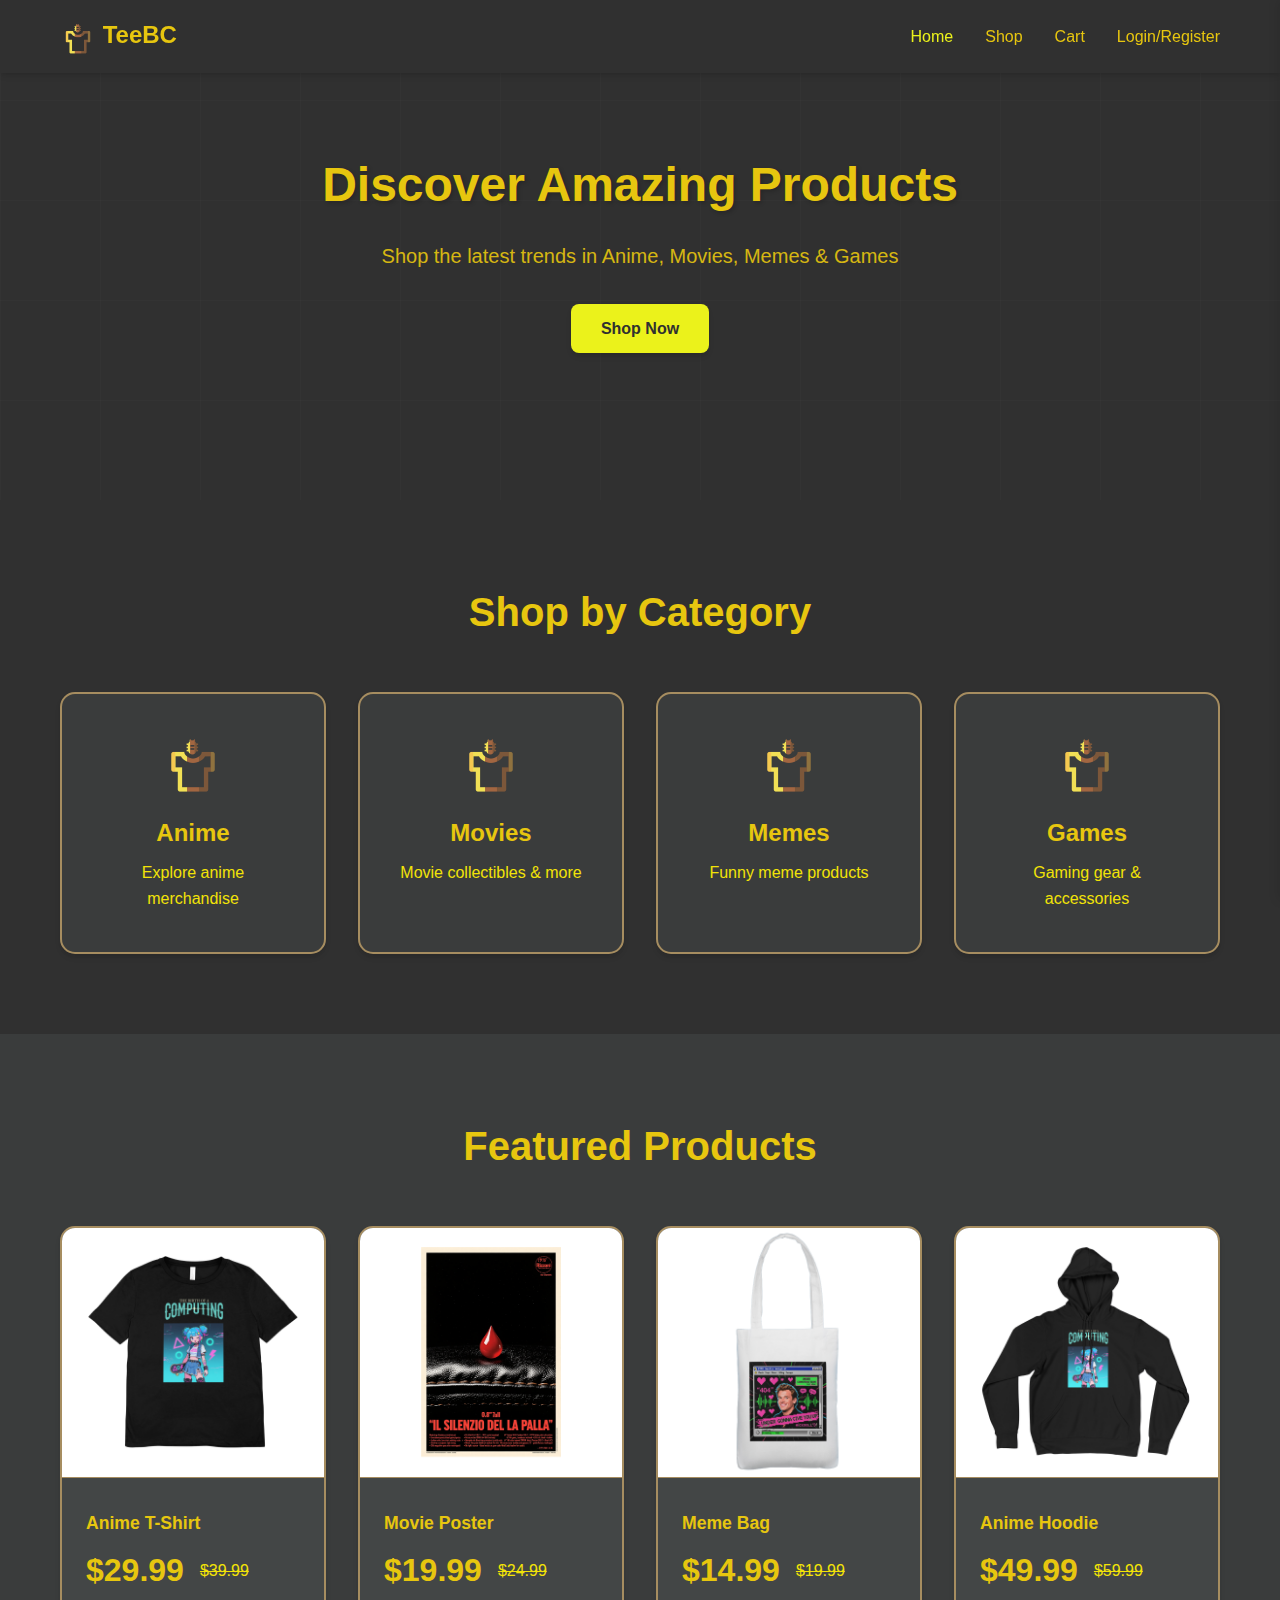
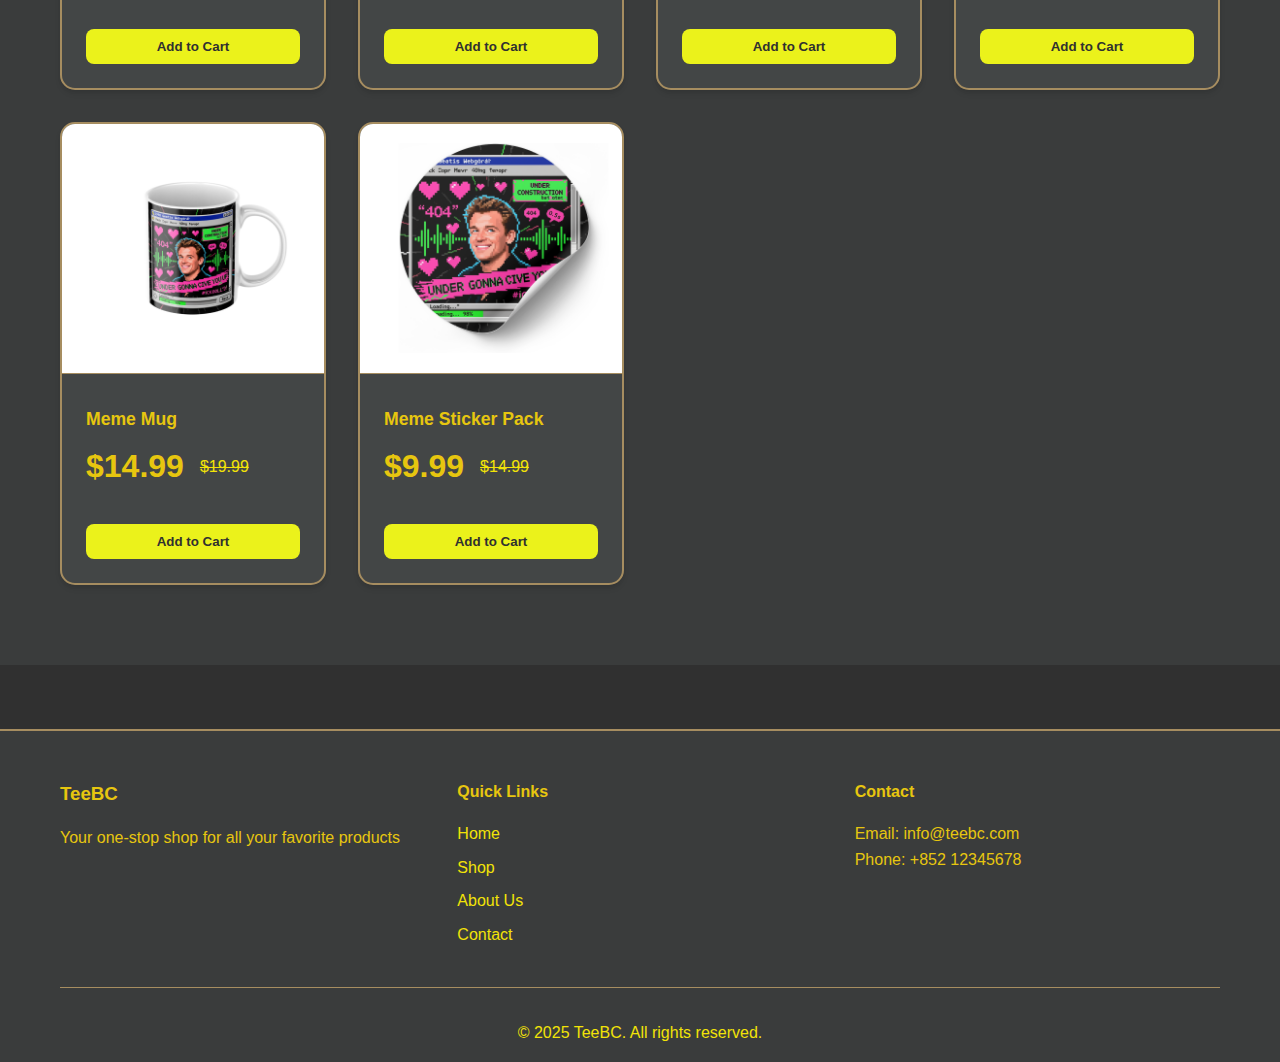
<file: index.html>
<!DOCTYPE html>
<html lang="en">
<head>
    <meta charset="UTF-8">
    <meta name="viewport" content="width=device-width, initial-scale=1.0">
    <title>TeeBC - Your Favorite Online Store</title>
    <link rel="icon" type="image/png" href="img/logo.png">
    <link rel="shortcut icon" type="image/png" href="img/logo.png">
    <link rel="preconnect" href="https://fonts.googleapis.com">
    <link rel="preconnect" href="https://fonts.gstatic.com" crossorigin>
    <link href="https://fonts.googleapis.com/css2?family=Noto+Sans+TC:wght@300;400;500;700;900&display=swap" rel="stylesheet">
    <link rel="stylesheet" href="styles.css">
</head>
<body>
    <!-- Navigation Bar -->
    <nav class="navbar">
        <div class="container">
            <a href="index.html" class="nav-brand">
                <img src="img/logo.png" alt="TeeBC Logo" class="nav-logo"> TeeBC
            </a>
            <ul class="nav-menu">
                <li><a href="index.html" class="active">Home</a></li>
                <li><a href="shop.html">Shop</a></li>
                <li><a href="#" id="cart-link">Cart <span class="cart-count">0</span></a></li>
                <li><a href="login.html" id="login-link">Login/Register</a></li>
            </ul>
        </div>
    </nav>

    <!-- Hero Section -->
    <section class="hero">
        <div class="hero-content">
            <h1 class="hero-title">Discover Amazing Products</h1>
            <p class="hero-subtitle">Shop the latest trends in Anime, Movies, Memes & Games</p>
            <a href="shop.html" class="btn btn-primary">Shop Now</a>
        </div>
        <div class="hero-background"></div>
    </section>

    <!-- Featured Categories -->
    <section class="section">
        <div class="container">
            <h2 class="section-title">Shop by Category</h2>
            <div class="categories-grid">
                <div class="category-card" data-category="anime">
                    <div class="category-icon"><img src="img/logo.png" alt="Anime" class="category-icon-img"></div>
                    <h3>Anime</h3>
                    <p>Explore anime merchandise</p>
                </div>
                <div class="category-card" data-category="movies">
                    <div class="category-icon"><img src="img/logo.png" alt="Movies" class="category-icon-img"></div>
                    <h3>Movies</h3>
                    <p>Movie collectibles & more</p>
                </div>
                <div class="category-card" data-category="memes">
                    <div class="category-icon"><img src="img/logo.png" alt="Memes" class="category-icon-img"></div>
                    <h3>Memes</h3>
                    <p>Funny meme products</p>
                </div>
                <div class="category-card" data-category="games">
                    <div class="category-icon"><img src="img/logo.png" alt="Games" class="category-icon-img"></div>
                    <h3>Games</h3>
                    <p>Gaming gear & accessories</p>
                </div>
            </div>
        </div>
    </section>

    <!-- Featured Products -->
    <section class="section section-alt">
        <div class="container">
            <h2 class="section-title">Featured Products</h2>
            <div class="products-grid" id="featured-products">
                <!-- Products will be dynamically loaded -->
            </div>
        </div>
    </section>

    <!-- Footer -->
    <footer class="footer">
        <div class="container">
            <div class="footer-content">
                <div class="footer-section">
                    <h3>TeeBC</h3>
                    <p>Your one-stop shop for all your favorite products</p>
                </div>
                <div class="footer-section">
                    <h4>Quick Links</h4>
                    <ul>
                        <li><a href="index.html">Home</a></li>
                        <li><a href="shop.html">Shop</a></li>
                        <li><a href="about.html">About Us</a></li>
                        <li><a href="contact.html">Contact</a></li>
                    </ul>
                </div>
                <div class="footer-section">
                    <h4>Contact</h4>
                    <p>Email: info@teebc.com</p>
                    <p>Phone: +852 12345678</p>
                </div>
            </div>
            <div class="footer-bottom">
                <p>&copy; 2025 TeeBC. All rights reserved.</p>
            </div>
        </div>
    </footer>

    <!-- Cart Sidebar -->
    <div class="cart-sidebar" id="cart-sidebar">
        <div class="cart-header">
            <h2>Shopping Cart</h2>
            <button class="close-cart" id="close-cart">&times;</button>
        </div>
        <div class="cart-items" id="cart-items">
            <p class="empty-cart">Your cart is empty</p>
        </div>
        <div class="cart-footer">
            <div class="cart-total">
                <strong>Total: $<span id="cart-total">0.00</span></strong>
            </div>
            <button class="btn btn-primary btn-block">Checkout</button>
        </div>
    </div>
    <div class="cart-overlay" id="cart-overlay"></div>

    <script src="js/auth-manager.js"></script>
    <script src="js/nav-manager.js"></script>
    <script src="script.js"></script>
</body>
</html>
</file>
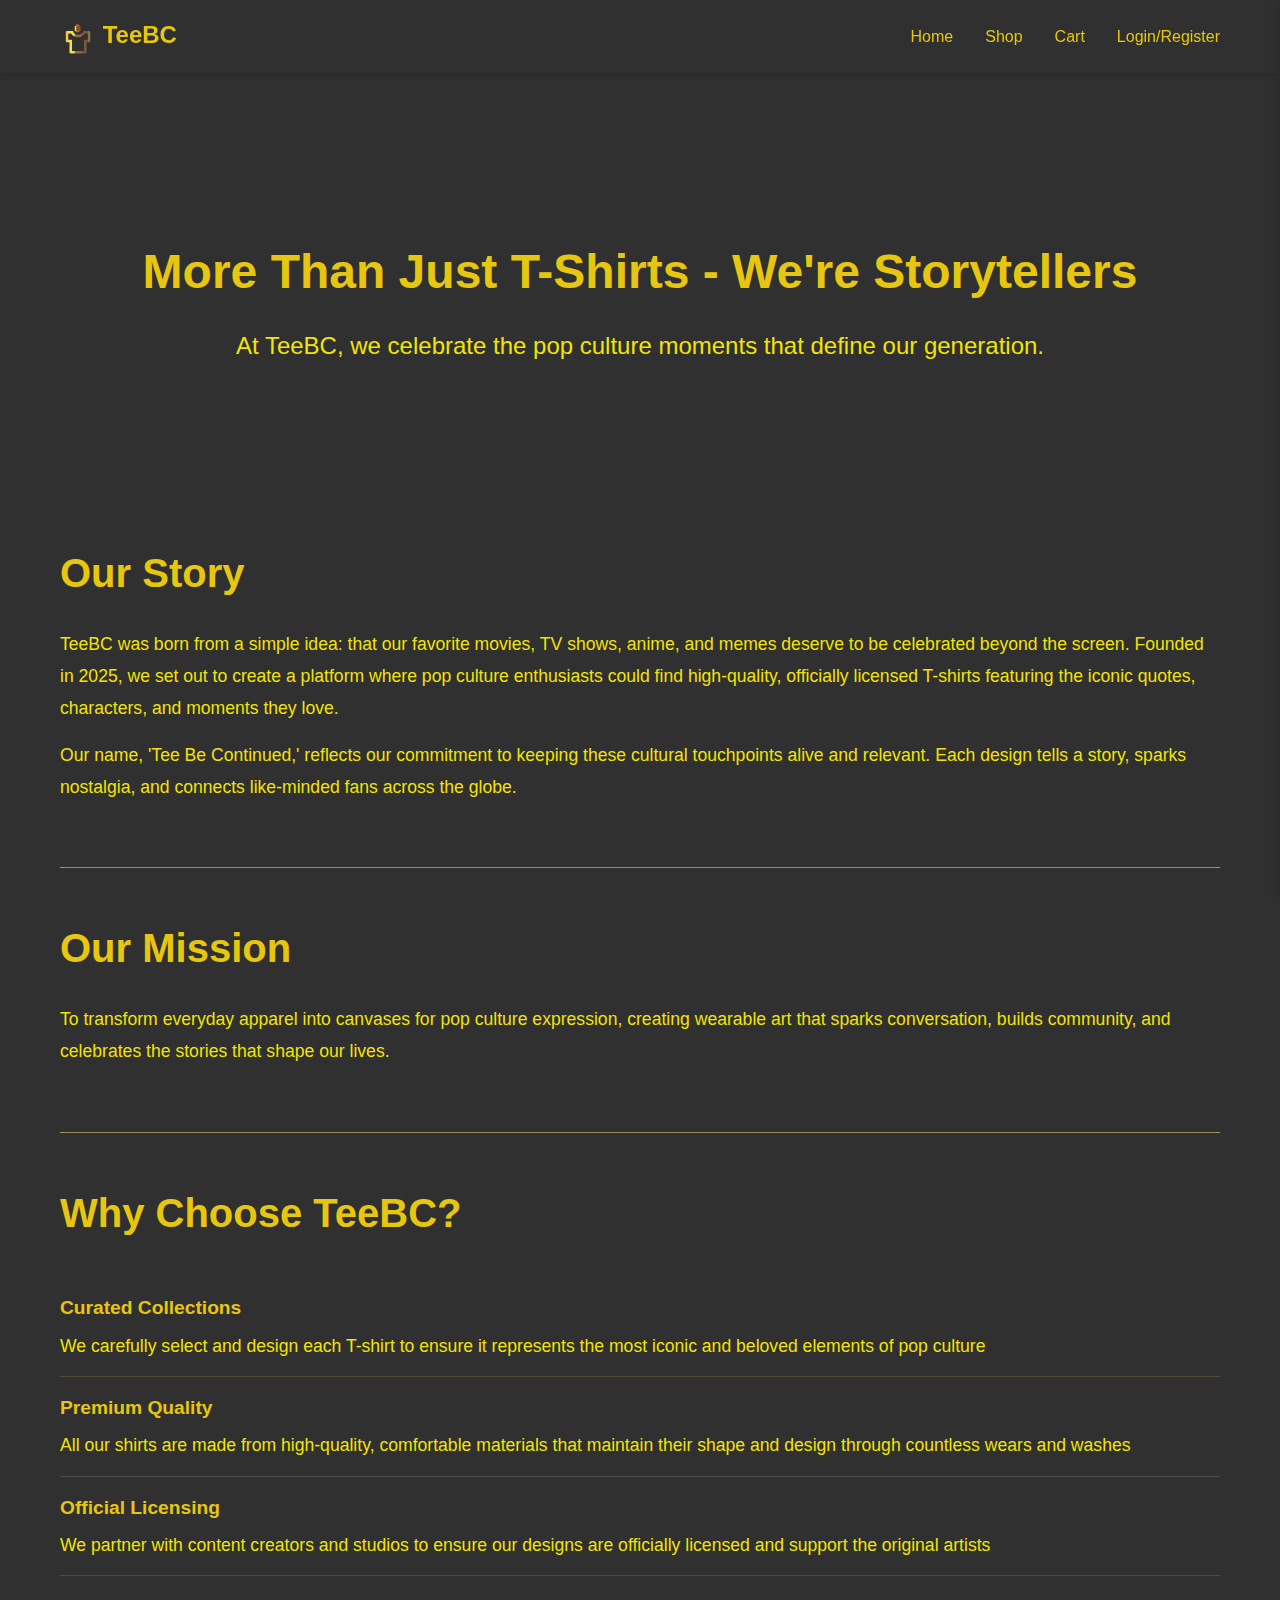
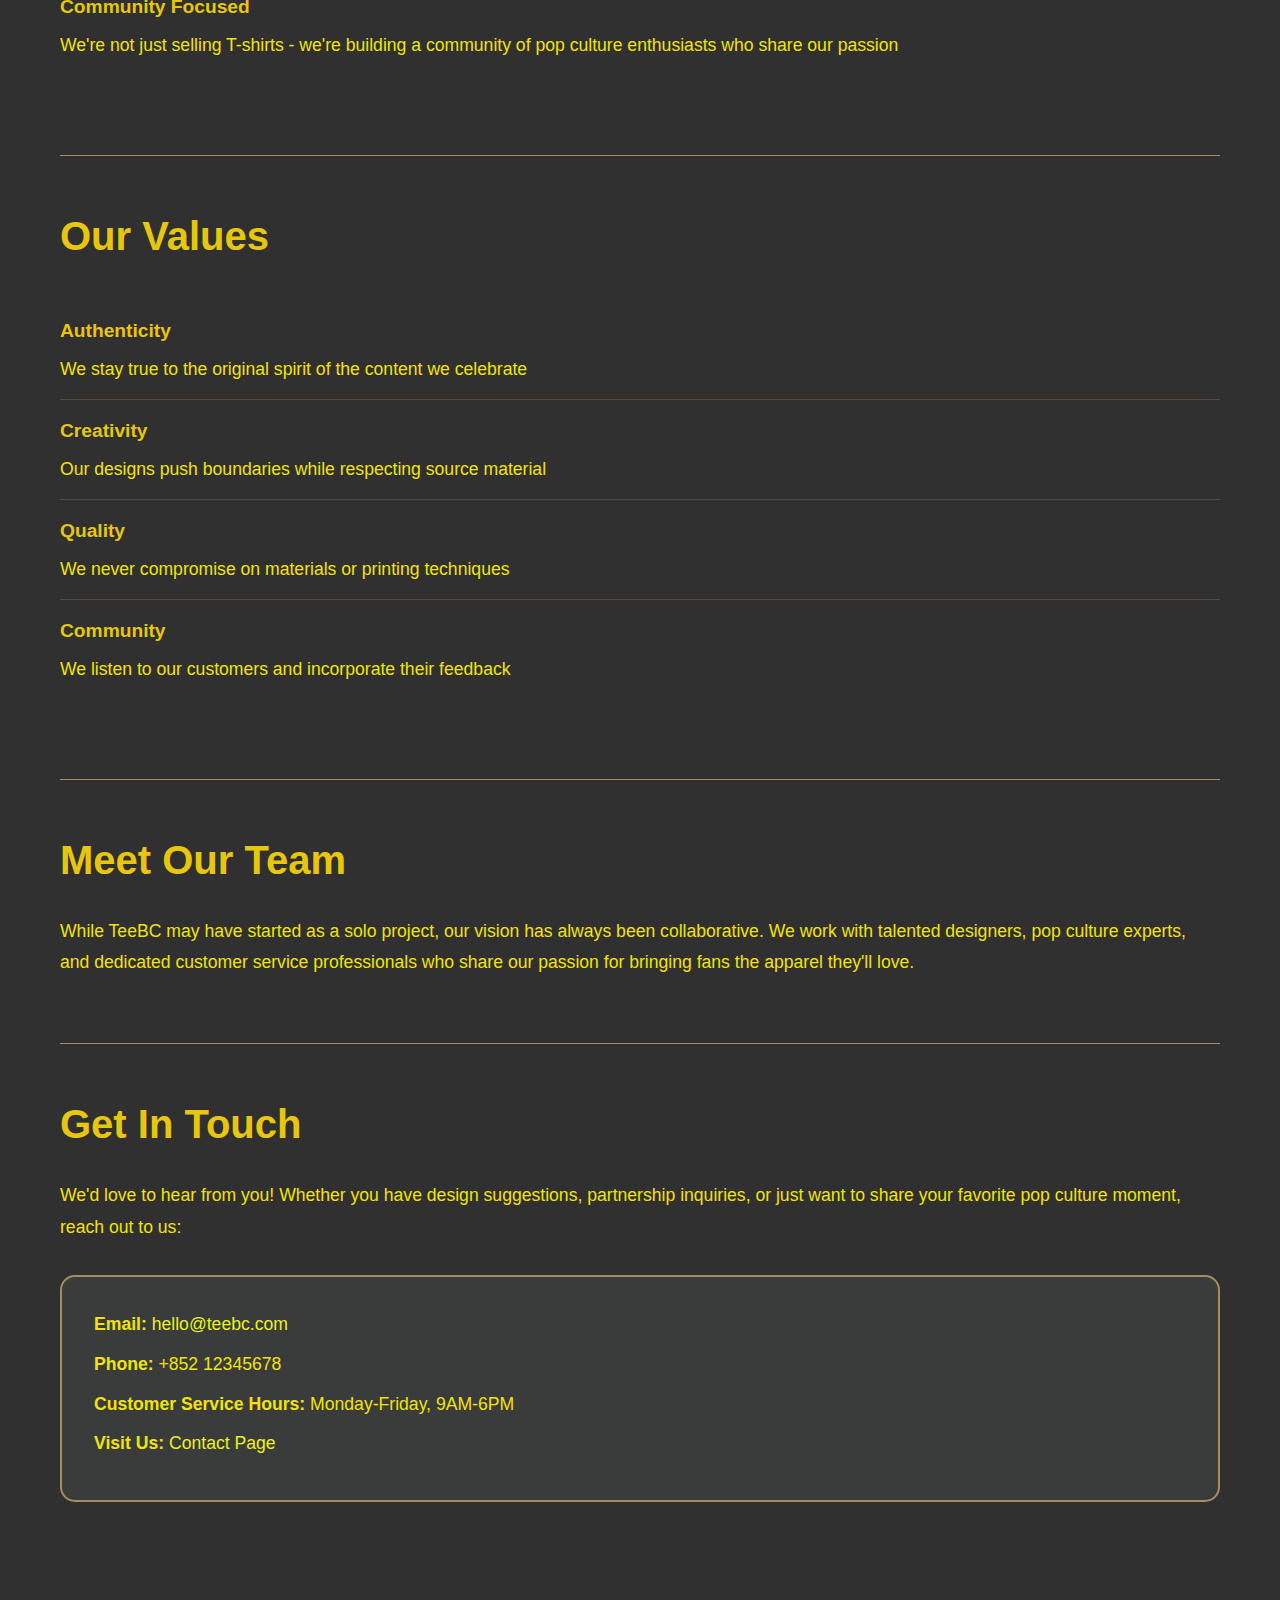
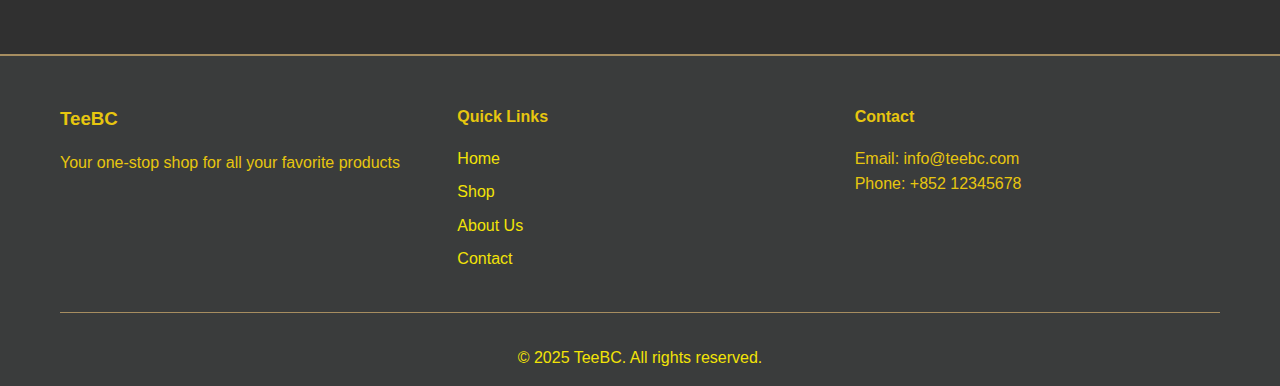
<file: about.html>
<!DOCTYPE html>
<html lang="en">
<head>
    <meta charset="UTF-8">
    <meta name="viewport" content="width=device-width, initial-scale=1.0">
    <title>About Us - TeeBC</title>
    <link rel="icon" type="image/png" href="img/logo.png">
    <link rel="shortcut icon" type="image/png" href="img/logo.png">
    <link rel="preconnect" href="https://fonts.googleapis.com">
    <link rel="preconnect" href="https://fonts.gstatic.com" crossorigin>
    <link href="https://fonts.googleapis.com/css2?family=Noto+Sans+TC:wght@300;400;500;700;900&display=swap" rel="stylesheet">
    <link rel="stylesheet" href="styles.css">
    <style>
        .about-page {
            padding: 100px 0 40px;
            background: var(--bg-color);
        }

        .about-hero {
            text-align: center;
            padding: 4rem 0;
            margin-bottom: 4rem;
        }

        .about-hero h1 {
            font-size: 3rem;
            color: var(--text-color);
            margin-bottom: 1rem;
        }

        .about-hero p {
            font-size: 1.5rem;
            color: var(--text-light);
        }

        .about-section {
            padding: 3rem 0;
            border-bottom: 1px solid var(--accent-color);
        }

        .about-section:last-child {
            border-bottom: none;
        }

        .about-section h2 {
            font-size: 2.5rem;
            color: var(--text-color);
            margin-bottom: 1.5rem;
        }

        .about-section p {
            font-size: 1.1rem;
            line-height: 1.8;
            color: var(--text-light);
            margin-bottom: 1rem;
        }

        .values-list, .features-list {
            list-style: none;
            padding: 0;
            margin: 2rem 0;
        }

        .values-list li, .features-list li {
            padding: 1rem 0;
            border-bottom: 1px solid rgba(166, 141, 96, 0.3);
            color: var(--text-light);
            font-size: 1.1rem;
        }

        .values-list li:last-child, .features-list li:last-child {
            border-bottom: none;
        }

        .values-list li strong, .features-list li strong {
            color: var(--text-color);
            font-size: 1.2rem;
            display: block;
            margin-bottom: 0.5rem;
        }

        .contact-info {
            background: rgba(143, 166, 166, 0.1);
            padding: 2rem;
            border-radius: 15px;
            border: 2px solid var(--accent-color);
            margin-top: 2rem;
        }

        .contact-info p {
            margin-bottom: 0.5rem;
        }

        .contact-info a {
            color: var(--primary-color);
            text-decoration: none;
            transition: color 0.3s ease;
        }

        .contact-info a:hover {
            color: var(--secondary-color);
        }
    </style>
</head>
<body>
    <!-- Navigation Bar -->
    <nav class="navbar">
        <div class="container">
            <a href="index.html" class="nav-brand">
                <img src="img/logo.png" alt="TeeBC Logo" class="nav-logo"> TeeBC
            </a>
            <ul class="nav-menu">
                <li><a href="index.html">Home</a></li>
                <li><a href="shop.html">Shop</a></li>
                <li><a href="#" id="cart-link">Cart <span class="cart-count">0</span></a></li>
                <li><a href="login.html" id="login-link">Login/Register</a></li>
            </ul>
        </div>
    </nav>

    <!-- About Page Content -->
    <div class="about-page">
        <div class="container">
            <!-- Hero Section -->
            <div class="about-hero">
                <h1>More Than Just T-Shirts - We're Storytellers</h1>
                <p>At TeeBC, we celebrate the pop culture moments that define our generation.</p>
            </div>

            <!-- Our Story Section -->
            <div class="about-section">
                <h2>Our Story</h2>
                <p>
                    TeeBC was born from a simple idea: that our favorite movies, TV shows, anime, and memes deserve to be celebrated beyond the screen. Founded in 2025, we set out to create a platform where pop culture enthusiasts could find high-quality, officially licensed T-shirts featuring the iconic quotes, characters, and moments they love.
                </p>
                <p>
                    Our name, 'Tee Be Continued,' reflects our commitment to keeping these cultural touchpoints alive and relevant. Each design tells a story, sparks nostalgia, and connects like-minded fans across the globe.
                </p>
            </div>

            <!-- Our Mission Section -->
            <div class="about-section">
                <h2>Our Mission</h2>
                <p>
                    To transform everyday apparel into canvases for pop culture expression, creating wearable art that sparks conversation, builds community, and celebrates the stories that shape our lives.
                </p>
            </div>

            <!-- What Makes Us Different Section -->
            <div class="about-section">
                <h2>Why Choose TeeBC?</h2>
                <ul class="features-list">
                    <li>
                        <strong>Curated Collections</strong>
                        We carefully select and design each T-shirt to ensure it represents the most iconic and beloved elements of pop culture
                    </li>
                    <li>
                        <strong>Premium Quality</strong>
                        All our shirts are made from high-quality, comfortable materials that maintain their shape and design through countless wears and washes
                    </li>
                    <li>
                        <strong>Official Licensing</strong>
                        We partner with content creators and studios to ensure our designs are officially licensed and support the original artists
                    </li>
                    <li>
                        <strong>Community Focused</strong>
                        We're not just selling T-shirts - we're building a community of pop culture enthusiasts who share our passion
                    </li>
                </ul>
            </div>

            <!-- Our Values Section -->
            <div class="about-section">
                <h2>Our Values</h2>
                <ul class="values-list">
                    <li>
                        <strong>Authenticity</strong>
                        We stay true to the original spirit of the content we celebrate
                    </li>
                    <li>
                        <strong>Creativity</strong>
                        Our designs push boundaries while respecting source material
                    </li>
                    <li>
                        <strong>Quality</strong>
                        We never compromise on materials or printing techniques
                    </li>
                    <li>
                        <strong>Community</strong>
                        We listen to our customers and incorporate their feedback
                    </li>
                </ul>
            </div>

            <!-- Team Section -->
            <div class="about-section">
                <h2>Meet Our Team</h2>
                <p>
                    While TeeBC may have started as a solo project, our vision has always been collaborative. We work with talented designers, pop culture experts, and dedicated customer service professionals who share our passion for bringing fans the apparel they'll love.
                </p>
            </div>

            <!-- Contact Information -->
            <div class="about-section">
                <h2>Get In Touch</h2>
                <p>
                    We'd love to hear from you! Whether you have design suggestions, partnership inquiries, or just want to share your favorite pop culture moment, reach out to us:
                </p>
                <div class="contact-info">
                    <p><strong>Email:</strong> <a href="mailto:hello@teebc.com">hello@teebc.com</a></p>
                    <p><strong>Phone:</strong> +852 12345678</p>
                    <p><strong>Customer Service Hours:</strong> Monday-Friday, 9AM-6PM</p>
                    <p><strong>Visit Us:</strong> <a href="contact.html">Contact Page</a></p>
                </div>
            </div>
        </div>
    </div>

    <!-- Footer -->
    <footer class="footer">
        <div class="container">
            <div class="footer-content">
                <div class="footer-section">
                    <h3>TeeBC</h3>
                    <p>Your one-stop shop for all your favorite products</p>
                </div>
                <div class="footer-section">
                    <h4>Quick Links</h4>
                    <ul>
                        <li><a href="index.html">Home</a></li>
                        <li><a href="shop.html">Shop</a></li>
                        <li><a href="about.html">About Us</a></li>
                        <li><a href="contact.html">Contact</a></li>
                    </ul>
                </div>
                <div class="footer-section">
                    <h4>Contact</h4>
                    <p>Email: info@teebc.com</p>
                    <p>Phone: +852 12345678</p>
                </div>
            </div>
            <div class="footer-bottom">
                <p>&copy; 2025 TeeBC. All rights reserved.</p>
            </div>
        </div>
    </footer>

    <!-- Cart Sidebar -->
    <div class="cart-sidebar" id="cart-sidebar">
        <div class="cart-header">
            <h2>Shopping Cart</h2>
            <button class="close-cart" id="close-cart">&times;</button>
        </div>
        <div class="cart-items" id="cart-items">
            <p class="empty-cart">Your cart is empty</p>
        </div>
        <div class="cart-footer">
            <div class="cart-total">
                <strong>Total: $<span id="cart-total">0.00</span></strong>
            </div>
            <button class="btn btn-primary btn-block">Checkout</button>
        </div>
    </div>
    <div class="cart-overlay" id="cart-overlay"></div>

    <script src="js/auth-manager.js"></script>
    <script src="js/nav-manager.js"></script>
    <script src="script.js"></script>
</body>
</html>
</file>
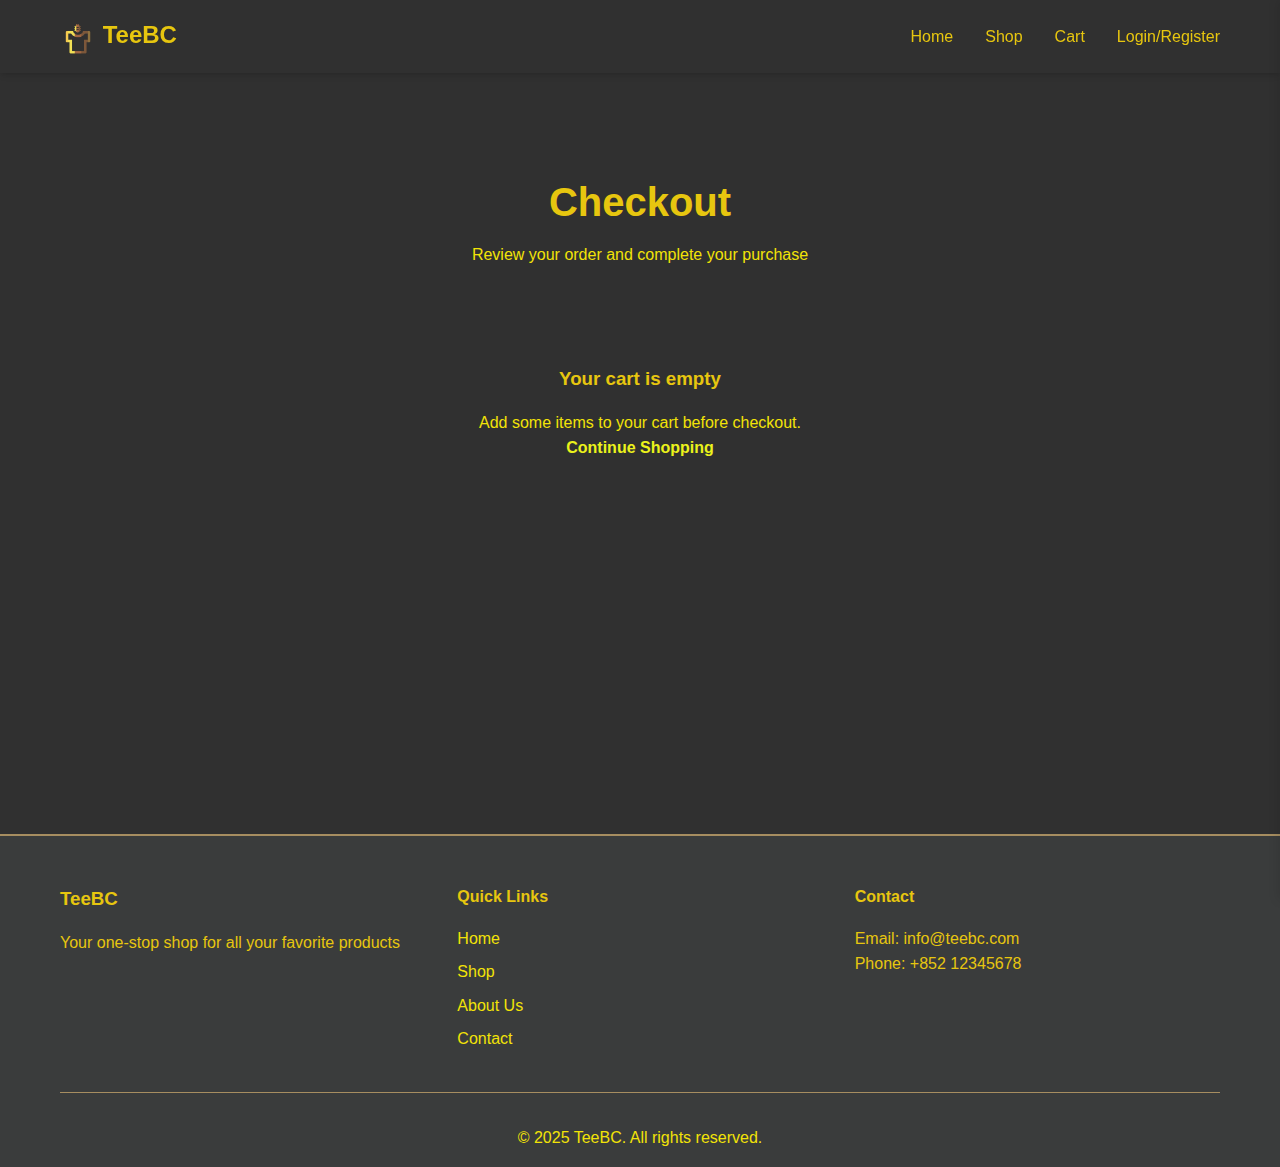
<file: checkout.html>
<!DOCTYPE html>
<html lang="en">
<head>
    <meta charset="UTF-8">
    <meta name="viewport" content="width=device-width, initial-scale=1.0">
    <title>Checkout - TeeBC</title>
    <link rel="icon" type="image/png" href="img/logo.png">
    <link rel="shortcut icon" type="image/png" href="img/logo.png">
    <link rel="preconnect" href="https://fonts.googleapis.com">
    <link rel="preconnect" href="https://fonts.gstatic.com" crossorigin>
    <link href="https://fonts.googleapis.com/css2?family=Noto+Sans+TC:wght@300;400;500;700;900&display=swap" rel="stylesheet">
    <link rel="stylesheet" href="styles.css">
    <style>
        .checkout-page {
            padding: 100px 0 40px;
            background: var(--bg-color);
            min-height: calc(100vh - 200px);
        }

        .checkout-container {
            max-width: 1200px;
            margin: 0 auto;
            padding: 0 20px;
        }

        .checkout-header {
            text-align: center;
            margin-bottom: 3rem;
        }

        .checkout-header h1 {
            font-size: 2.5rem;
            color: var(--text-color);
            margin-bottom: 0.5rem;
        }

        .checkout-layout {
            display: grid;
            grid-template-columns: 1fr 1fr;
            gap: 3rem;
            margin-top: 2rem;
        }

        .checkout-section {
            background: rgba(143, 166, 166, 0.1);
            padding: 2.5rem;
            border-radius: 15px;
            border: 2px solid var(--accent-color);
        }

        .checkout-section h2 {
            font-size: 1.8rem;
            color: var(--text-color);
            margin-bottom: 1.5rem;
            padding-bottom: 1rem;
            border-bottom: 1px solid var(--accent-color);
        }

        .checkout-form {
            display: flex;
            flex-direction: column;
            gap: 1.5rem;
        }

        .form-row {
            display: grid;
            grid-template-columns: 1fr 1fr 1fr;
            gap: 1rem;
        }

        .form-group {
            display: flex;
            flex-direction: column;
            gap: 0.5rem;
        }

        .form-group.full-width {
            grid-column: 1 / -1;
        }

        .form-group.half-width {
            grid-column: span 1;
        }

        .form-group label {
            color: var(--text-color);
            font-weight: 600;
            font-size: 1rem;
        }

        .form-group label .required {
            color: #ff6b6b;
        }

        .form-group input,
        .form-group textarea,
        .form-group select {
            padding: 12px 15px;
            border: 1px solid var(--accent-color);
            background: rgba(143, 166, 166, 0.2);
            color: var(--text-color);
            border-radius: 8px;
            font-size: 1rem;
            font-family: 'Helvetica', 'Helvetica Neue', Arial, sans-serif;
            transition: all 0.3s ease;
        }

        .form-group input:focus,
        .form-group textarea:focus,
        .form-group select:focus {
            outline: none;
            border-color: var(--primary-color);
            background: rgba(143, 166, 166, 0.3);
        }

        .form-group input::placeholder,
        .form-group textarea::placeholder {
            color: var(--text-light);
            opacity: 0.7;
        }

        .form-group textarea {
            min-height: 100px;
            resize: vertical;
        }

        .address-selector {
            width: 100%;
            padding: 12px 15px;
            border: 1px solid var(--accent-color);
            background: rgba(143, 166, 166, 0.2);
            color: var(--text-color);
            border-radius: 8px;
            font-size: 1rem;
            font-family: 'Helvetica', 'Helvetica Neue', Arial, sans-serif;
            transition: all 0.3s ease;
        }

        .address-selector:focus {
            outline: none;
            border-color: var(--primary-color);
            background: rgba(143, 166, 166, 0.3);
        }

        .error-message {
            color: #ff6b6b;
            font-size: 0.875rem;
            margin-top: 0.25rem;
            display: none;
        }

        .error-message.show {
            display: block;
        }

        .form-group.error input,
        .form-group.error textarea,
        .form-group.error select {
            border-color: #ff6b6b;
        }

        .order-summary {
            position: sticky;
            top: 100px;
        }

        .order-items {
            margin-bottom: 2rem;
        }

        .order-item {
            display: flex;
            gap: 1rem;
            padding: 1rem 0;
            border-bottom: 1px solid var(--accent-color);
        }

        .order-item:last-child {
            border-bottom: none;
        }

        .order-item-image {
            width: 80px;
            height: 80px;
            object-fit: cover;
            border-radius: 8px;
            border: 1px solid var(--accent-color);
        }

        .order-item-details {
            flex: 1;
        }

        .order-item-name {
            font-weight: 600;
            color: var(--text-color);
            margin-bottom: 0.25rem;
        }

        .order-item-info {
            font-size: 0.9rem;
            color: var(--text-light);
            margin-bottom: 0.5rem;
        }

        .order-item-price {
            color: var(--text-color);
            font-weight: 600;
        }

        .order-summary-totals {
            margin-top: 2rem;
            padding-top: 2rem;
            border-top: 2px solid var(--accent-color);
        }

        .summary-row {
            display: flex;
            justify-content: space-between;
            margin-bottom: 1rem;
            color: var(--text-light);
        }

        .summary-row.total {
            font-size: 1.5rem;
            font-weight: 700;
            color: var(--text-color);
            margin-top: 1rem;
            padding-top: 1rem;
            border-top: 1px solid var(--accent-color);
        }

        .place-order-btn {
            width: 100%;
            padding: 16px;
            background: var(--primary-color);
            color: var(--bg-color);
            border: none;
            border-radius: 8px;
            font-size: 1.2rem;
            font-weight: 700;
            cursor: pointer;
            transition: all 0.3s ease;
            font-family: 'Helvetica', 'Helvetica Neue', Arial, sans-serif;
            margin-top: 2rem;
        }

        .place-order-btn:hover {
            background: var(--secondary-color);
            transform: translateY(-2px);
            box-shadow: var(--shadow-lg);
        }

        .place-order-btn:disabled {
            opacity: 0.5;
            cursor: not-allowed;
            transform: none;
        }

        .empty-cart-message {
            text-align: center;
            padding: 3rem;
            color: var(--text-light);
        }

        .empty-cart-message h3 {
            color: var(--text-color);
            margin-bottom: 1rem;
        }

        .empty-cart-message a {
            color: var(--primary-color);
            text-decoration: none;
            font-weight: 600;
        }

        .empty-cart-message a:hover {
            color: var(--secondary-color);
        }

        /* Confirmation Modal */
        .confirmation-modal {
            position: fixed;
            top: 0;
            left: 0;
            right: 0;
            bottom: 0;
            background: rgba(0, 0, 0, 0.8);
            display: none;
            align-items: center;
            justify-content: center;
            z-index: 3000;
        }

        .confirmation-modal.show {
            display: flex;
        }

        .confirmation-content {
            background: var(--bg-color);
            padding: 3rem;
            border-radius: 15px;
            border: 2px solid var(--accent-color);
            max-width: 500px;
            text-align: center;
            animation: fadeInUp 0.3s ease;
        }

        .confirmation-content h2 {
            color: var(--text-color);
            font-size: 2rem;
            margin-bottom: 1rem;
        }

        .confirmation-content p {
            color: var(--text-light);
            margin-bottom: 2rem;
            font-size: 1.1rem;
        }

        .confirmation-content .success-icon {
            font-size: 4rem;
            margin-bottom: 1rem;
            display: flex;
            align-items: center;
            justify-content: center;
        }

        .success-icon-img {
            width: 64px;
            height: 64px;
            object-fit: contain;
        }

        @media (max-width: 968px) {
            .checkout-layout {
                grid-template-columns: 1fr;
                gap: 2rem;
            }

            .order-summary {
                position: static;
            }

            .form-row {
                grid-template-columns: 1fr;
            }

            .form-group.half-width {
                grid-column: span 1;
            }
        }
    </style>
</head>
<body>
    <!-- Navigation Bar -->
    <nav class="navbar">
        <div class="container">
            <a href="index.html" class="nav-brand">
                <img src="img/logo.png" alt="TeeBC Logo" class="nav-logo"> TeeBC
            </a>
            <ul class="nav-menu">
                <li><a href="index.html">Home</a></li>
                <li><a href="shop.html">Shop</a></li>
                <li><a href="#" id="cart-link">Cart <span class="cart-count">0</span></a></li>
                <li><a href="login.html" id="login-link">Login/Register</a></li>
            </ul>
        </div>
    </nav>

    <!-- Checkout Page -->
    <div class="checkout-page">
        <div class="checkout-container">
            <div class="checkout-header">
                <h1>Checkout</h1>
                <p style="color: var(--text-light);">Review your order and complete your purchase</p>
            </div>

            <div id="checkout-content">
                <!-- Content will be dynamically loaded -->
            </div>
        </div>
    </div>

    <!-- Confirmation Modal -->
    <div class="confirmation-modal" id="confirmation-modal">
        <div class="confirmation-content">
            <div class="success-icon"><img src="img/logo.png" alt="Success" class="success-icon-img"></div>
            <h2>Order Placed Successfully!</h2>
            <p>Thank you for your purchase. Your order has been confirmed.</p>
            <p style="font-size: 0.9rem; margin-top: 1rem;">Redirecting to home page...</p>
        </div>
    </div>

    <!-- Footer -->
    <footer class="footer">
        <div class="container">
            <div class="footer-content">
                <div class="footer-section">
                    <h3>TeeBC</h3>
                    <p>Your one-stop shop for all your favorite products</p>
                </div>
                <div class="footer-section">
                    <h4>Quick Links</h4>
                    <ul>
                        <li><a href="index.html">Home</a></li>
                        <li><a href="shop.html">Shop</a></li>
                        <li><a href="about.html">About Us</a></li>
                        <li><a href="contact.html">Contact</a></li>
                    </ul>
                </div>
                <div class="footer-section">
                    <h4>Contact</h4>
                    <p>Email: info@teebc.com</p>
                    <p>Phone: +852 12345678</p>
                </div>
            </div>
            <div class="footer-bottom">
                <p>&copy; 2025 TeeBC. All rights reserved.</p>
            </div>
        </div>
    </footer>

    <!-- Cart Sidebar -->
    <div class="cart-sidebar" id="cart-sidebar">
        <div class="cart-header">
            <h2>Shopping Cart</h2>
            <button class="close-cart" id="close-cart">&times;</button>
        </div>
        <div class="cart-items" id="cart-items">
            <p class="empty-cart">Your cart is empty</p>
        </div>
        <div class="cart-footer">
            <div class="cart-total">
                <strong>Total: $<span id="cart-total">0.00</span></strong>
            </div>
            <button class="btn btn-primary btn-block">Checkout</button>
        </div>
    </div>
    <div class="cart-overlay" id="cart-overlay"></div>

    <script src="js/auth-manager.js"></script>
    <script src="js/nav-manager.js"></script>
    <script src="js/order-manager.js"></script>
    <script src="js/checkout.js"></script>
    <script src="script.js"></script>
    <script>
        // Checkout page specific JavaScript
        const SHIPPING_FEE = orderManager.SHIPPING_FEE;
        const TAX_RATE = orderManager.TAX_RATE;

        // Initialize checkout page
        document.addEventListener('DOMContentLoaded', function() {
            initializeCart();
            loadCheckoutContent();
        });

        function loadCheckoutContent() {
            const container = document.getElementById('checkout-content');
            // Get cart from localStorage
            let cart = JSON.parse(localStorage.getItem('cart')) || [];
            
            if (cart.length === 0) {
                container.innerHTML = `
                    <div class="empty-cart-message">
                        <h3>Your cart is empty</h3>
                        <p>Add some items to your cart before checkout.</p>
                        <p><a href="shop.html">Continue Shopping</a></p>
                    </div>
                `;
                return;
            }

            const subtotal = calculateSubtotal();
            const shipping = SHIPPING_FEE;
            const tax = subtotal * TAX_RATE;
            const total = subtotal + shipping + tax;

            container.innerHTML = `
                <div class="checkout-layout">
                    <!-- Shipping Information Form -->
                    <div class="checkout-section">
                        <h2>Shipping Information</h2>
                        <form class="checkout-form" id="checkout-form">
                            <div class="form-group full-width">
                                <label for="full-name">Full Name <span class="required">*</span></label>
                                <input type="text" id="full-name" name="fullName" placeholder="Enter your full name" required>
                                <span class="error-message" id="full-name-error"></span>
                            </div>

                            <div class="form-group full-width">
                                <label for="email">Email <span class="required">*</span></label>
                                <input type="email" id="email" name="email" placeholder="Enter your email" required>
                                <span class="error-message" id="email-error"></span>
                            </div>

                            <div class="form-group full-width">
                                <label for="address">Address <span class="required">*</span></label>
                                <textarea id="address" name="address" placeholder="Enter your full address" required></textarea>
                                <span class="error-message" id="address-error"></span>
                            </div>

                            <div class="form-row">
                                <div class="form-group half-width">
                                    <label for="city">City <span class="required">*</span></label>
                                    <input type="text" id="city" name="city" placeholder="City" required>
                                    <span class="error-message" id="city-error"></span>
                                </div>

                                <div class="form-group half-width">
                                    <label for="state">State/Province <span class="required">*</span></label>
                                    <input type="text" id="state" name="state" placeholder="State" required>
                                    <span class="error-message" id="state-error"></span>
                                </div>

                                <div class="form-group half-width">
                                    <label for="zip">ZIP/Postal Code <span class="required">*</span></label>
                                    <input type="text" id="zip" name="zip" placeholder="ZIP Code" required>
                                    <span class="error-message" id="zip-error"></span>
                                </div>
                            </div>

                            <div class="form-group full-width">
                                <label for="country">Country <span class="required">*</span></label>
                                <select id="country" name="country" required>
                                    <option value="">Select a country</option>
                                    <option value="HK">Hong Kong</option>
                                    <option value="US">United States</option>
                                    <option value="UK">United Kingdom</option>
                                    <option value="CA">Canada</option>
                                    <option value="AU">Australia</option>
                                    <option value="JP">Japan</option>
                                    <option value="KR">South Korea</option>
                                    <option value="TW">Taiwan</option>
                                    <option value="CN">China</option>
                                    <option value="SG">Singapore</option>
                                    <option value="MY">Malaysia</option>
                                    <option value="TH">Thailand</option>
                                    <option value="PH">Philippines</option>
                                    <option value="ID">Indonesia</option>
                                    <option value="VN">Vietnam</option>
                                    <option value="IN">India</option>
                                    <option value="OTHER">Other</option>
                                </select>
                                <span class="error-message" id="country-error"></span>
                            </div>

                            <div class="form-group full-width">
                                <label for="phone">Phone Number (Optional)</label>
                                <input type="tel" id="phone" name="phone" placeholder="Enter your phone number">
                                <span class="error-message" id="phone-error"></span>
                            </div>
                        </form>
                    </div>

                    <!-- Order Summary -->
                    <div class="checkout-section order-summary">
                        <h2>Order Summary</h2>
                        <div class="order-items" id="order-items">
                            ${renderOrderItems()}
                        </div>
                        <div class="order-summary-totals">
                            <div class="summary-row">
                                <span>Subtotal</span>
                                <span>$${subtotal.toFixed(2)}</span>
                            </div>
                            <div class="summary-row">
                                <span>Shipping</span>
                                <span>$${shipping.toFixed(2)}</span>
                            </div>
                            <div class="summary-row">
                                <span>Tax</span>
                                <span>$${tax.toFixed(2)}</span>
                            </div>
                            <div class="summary-row total">
                                <span>Total</span>
                                <span>$${total.toFixed(2)}</span>
                            </div>
                        </div>
                        <button type="submit" form="checkout-form" class="place-order-btn" id="place-order-btn">Place Order</button>
                    </div>
                </div>
            `;

            // Attach form validation
            attachFormValidation();
            
            // Setup checkout manager (it will auto-fill if user is logged in)
            // checkoutManager is already initialized, but ensure it runs setup
            setTimeout(() => {
                if (typeof checkoutManager !== 'undefined' && checkoutManager.setupCheckout) {
                    checkoutManager.setupCheckout();
                }
            }, 100);
        }

        function renderOrderItems() {
            const cart = JSON.parse(localStorage.getItem('cart')) || [];
            if (cart.length === 0) return '<p>No items in cart</p>';
            
            return cart.map(item => {
                const colorInfo = item.color ? ` | Color: ${item.color}` : '';
                return `
                <div class="order-item">
                    <img src="${item.image}" alt="${item.name}" class="order-item-image">
                    <div class="order-item-details">
                        <div class="order-item-name">${item.name}</div>
                        <div class="order-item-info">Size: ${item.size}${colorInfo} | Qty: ${item.quantity}</div>
                        <div class="order-item-price">$${(item.price * item.quantity).toFixed(2)}</div>
                    </div>
                </div>
            `;
            }).join('');
        }

        function calculateSubtotal() {
            const cart = JSON.parse(localStorage.getItem('cart')) || [];
            return orderManager.calculateSubtotal(cart);
        }

        function attachFormValidation() {
            const form = document.getElementById('checkout-form');
            const placeOrderBtn = document.getElementById('place-order-btn');
            
            if (!form) return;

            // Get form elements
            const fullName = document.getElementById('full-name');
            const email = document.getElementById('email');
            const address = document.getElementById('address');
            const city = document.getElementById('city');
            const state = document.getElementById('state');
            const zip = document.getElementById('zip');
            const country = document.getElementById('country');
            const phone = document.getElementById('phone');

            // Validation functions
            function validateEmail(emailValue) {
                const emailRegex = /^[^\s@]+@[^\s@]+\.[^\s@]+$/;
                return emailRegex.test(emailValue);
            }

            function showError(fieldId, message) {
                const field = document.getElementById(fieldId);
                const errorElement = document.getElementById(fieldId + '-error');
                const formGroup = field.closest('.form-group');
                
                if (formGroup) formGroup.classList.add('error');
                if (errorElement) {
                    errorElement.textContent = message;
                    errorElement.classList.add('show');
                }
            }

            function clearError(fieldId) {
                const field = document.getElementById(fieldId);
                const errorElement = document.getElementById(fieldId + '-error');
                const formGroup = field.closest('.form-group');
                
                if (formGroup) formGroup.classList.remove('error');
                if (errorElement) {
                    errorElement.textContent = '';
                    errorElement.classList.remove('show');
                }
            }

            // Real-time validation
            fullName.addEventListener('blur', function() {
                if (this.value.trim().length < 2) {
                    showError('full-name', 'Name must be at least 2 characters');
                } else {
                    clearError('full-name');
                }
            });

            email.addEventListener('blur', function() {
                if (!validateEmail(this.value.trim())) {
                    showError('email', 'Please enter a valid email address');
                } else {
                    clearError('email');
                }
            });

            address.addEventListener('blur', function() {
                if (this.value.trim().length < 10) {
                    showError('address', 'Please enter a complete address');
                } else {
                    clearError('address');
                }
            });

            // Form submission
            form.addEventListener('submit', function(e) {
                e.preventDefault();
                
                let isValid = true;

                // Clear previous errors
                ['full-name', 'email', 'address', 'city', 'state', 'zip', 'country'].forEach(id => clearError(id));

                // Validate all fields
                if (!fullName.value.trim() || fullName.value.trim().length < 2) {
                    showError('full-name', 'Name is required');
                    isValid = false;
                }

                if (!email.value.trim() || !validateEmail(email.value.trim())) {
                    showError('email', 'Valid email is required');
                    isValid = false;
                }

                if (!address.value.trim() || address.value.trim().length < 10) {
                    showError('address', 'Complete address is required');
                    isValid = false;
                }

                if (!city.value.trim()) {
                    showError('city', 'City is required');
                    isValid = false;
                }

                if (!state.value.trim()) {
                    showError('state', 'State/Province is required');
                    isValid = false;
                }

                if (!zip.value.trim()) {
                    showError('zip', 'ZIP/Postal code is required');
                    isValid = false;
                }

                if (!country.value) {
                    showError('country', 'Please select a country');
                    isValid = false;
                }

                if (isValid) {
                    // Disable button to prevent double submission
                    placeOrderBtn.disabled = true;
                    placeOrderBtn.textContent = 'Processing...';

                    // Process order
                    processOrder();
                } else {
                    // Scroll to first error
                    const firstError = form.querySelector('.form-group.error');
                    if (firstError) {
                        firstError.scrollIntoView({ behavior: 'smooth', block: 'center' });
                    }
                }
            });
        }

        function processOrder() {
            // Use checkoutManager if available (enhanced checkout flow)
            if (typeof checkoutManager !== 'undefined' && checkoutManager.processOrder) {
                const order = checkoutManager.processOrder();
                
                if (order) {
                    // Show confirmation modal
                    const modal = document.getElementById('confirmation-modal');
                    if (modal) {
                        modal.classList.add('show');
                    }

                    // Redirect to home page after 3 seconds
                    setTimeout(function() {
                        window.location.href = 'index.html';
                    }, 3000);
                } else {
                    // Re-enable button if order failed
                    const placeOrderBtn = document.getElementById('place-order-btn');
                    if (placeOrderBtn) {
                        placeOrderBtn.disabled = false;
                        placeOrderBtn.textContent = 'Place Order';
                    }
                }
                return;
            }

            // Fallback to original processOrder logic
            try {
                // Get cart from localStorage
                const cart = JSON.parse(localStorage.getItem('cart')) || [];
                
                if (cart.length === 0) {
                    alert('Your cart is empty!');
                    return;
                }

                // Get form data
                const shipping = {
                    fullName: document.getElementById('full-name').value.trim(),
                    email: document.getElementById('email').value.trim(),
                    address: document.getElementById('address').value.trim(),
                    city: document.getElementById('city').value.trim(),
                    state: document.getElementById('state').value.trim(),
                    zip: document.getElementById('zip').value.trim(),
                    country: document.getElementById('country').value,
                    phone: document.getElementById('phone').value.trim() || null
                };

                // Create order using orderManager
                const order = orderManager.createOrder({
                    items: cart,
                    shipping: shipping
                });

                // Clear cart
                localStorage.setItem('cart', JSON.stringify([]));
                if (typeof updateCartCount === 'function') {
                    updateCartCount();
                }
                if (typeof navManager !== 'undefined' && navManager.updateCartBadge) {
                    navManager.updateCartBadge();
                }

                // Send order confirmation email (if email simulator exists)
                if (typeof authManager !== 'undefined' && authManager.addUserEmail) {
                    const totals = order.totals;
                    authManager.addUserEmail({
                        subject: `Order Confirmation - ${order.orderId}`,
                        preview: `Thank you for your order! Total: $${totals.total.toFixed(2)}`,
                        content: `
                            <h2>Order Confirmation</h2>
                            <p>Thank you for your purchase!</p>
                            <p><strong>Order ID:</strong> ${order.orderId}</p>
                            <p><strong>Order Date:</strong> ${orderManager.formatOrderDate(order.orderDate)}</p>
                            <h3>Order Summary</h3>
                            <ul>
                                ${order.items.map(item => `
                                    <li>${item.name} - ${item.size} x ${item.quantity} - $${(item.price * item.quantity).toFixed(2)}</li>
                                `).join('')}
                            </ul>
                            <p><strong>Subtotal:</strong> $${totals.subtotal.toFixed(2)}</p>
                            <p><strong>Shipping:</strong> $${totals.shipping.toFixed(2)}</p>
                            <p><strong>Tax:</strong> $${totals.tax.toFixed(2)}</p>
                            <p><strong>Total:</strong> $${totals.total.toFixed(2)}</p>
                            <h3>Shipping Address</h3>
                            <p>${shipping.fullName}<br>
                            ${shipping.address}<br>
                            ${shipping.city}, ${shipping.state} ${shipping.zip}<br>
                            ${shipping.country}</p>
                        `
                    });
                }

                // Show confirmation modal
                const modal = document.getElementById('confirmation-modal');
                if (modal) {
                    modal.classList.add('show');
                }

                // Redirect to home page after 3 seconds
                setTimeout(function() {
                    window.location.href = 'index.html';
                }, 3000);
            } catch (error) {
                console.error('Error processing order:', error);
                alert('An error occurred while processing your order. Please try again.');
                
                // Re-enable button
                const placeOrderBtn = document.getElementById('place-order-btn');
                if (placeOrderBtn) {
                    placeOrderBtn.disabled = false;
                    placeOrderBtn.textContent = 'Place Order';
                }
            }
        }
    </script>
</body>
</html>
</file>
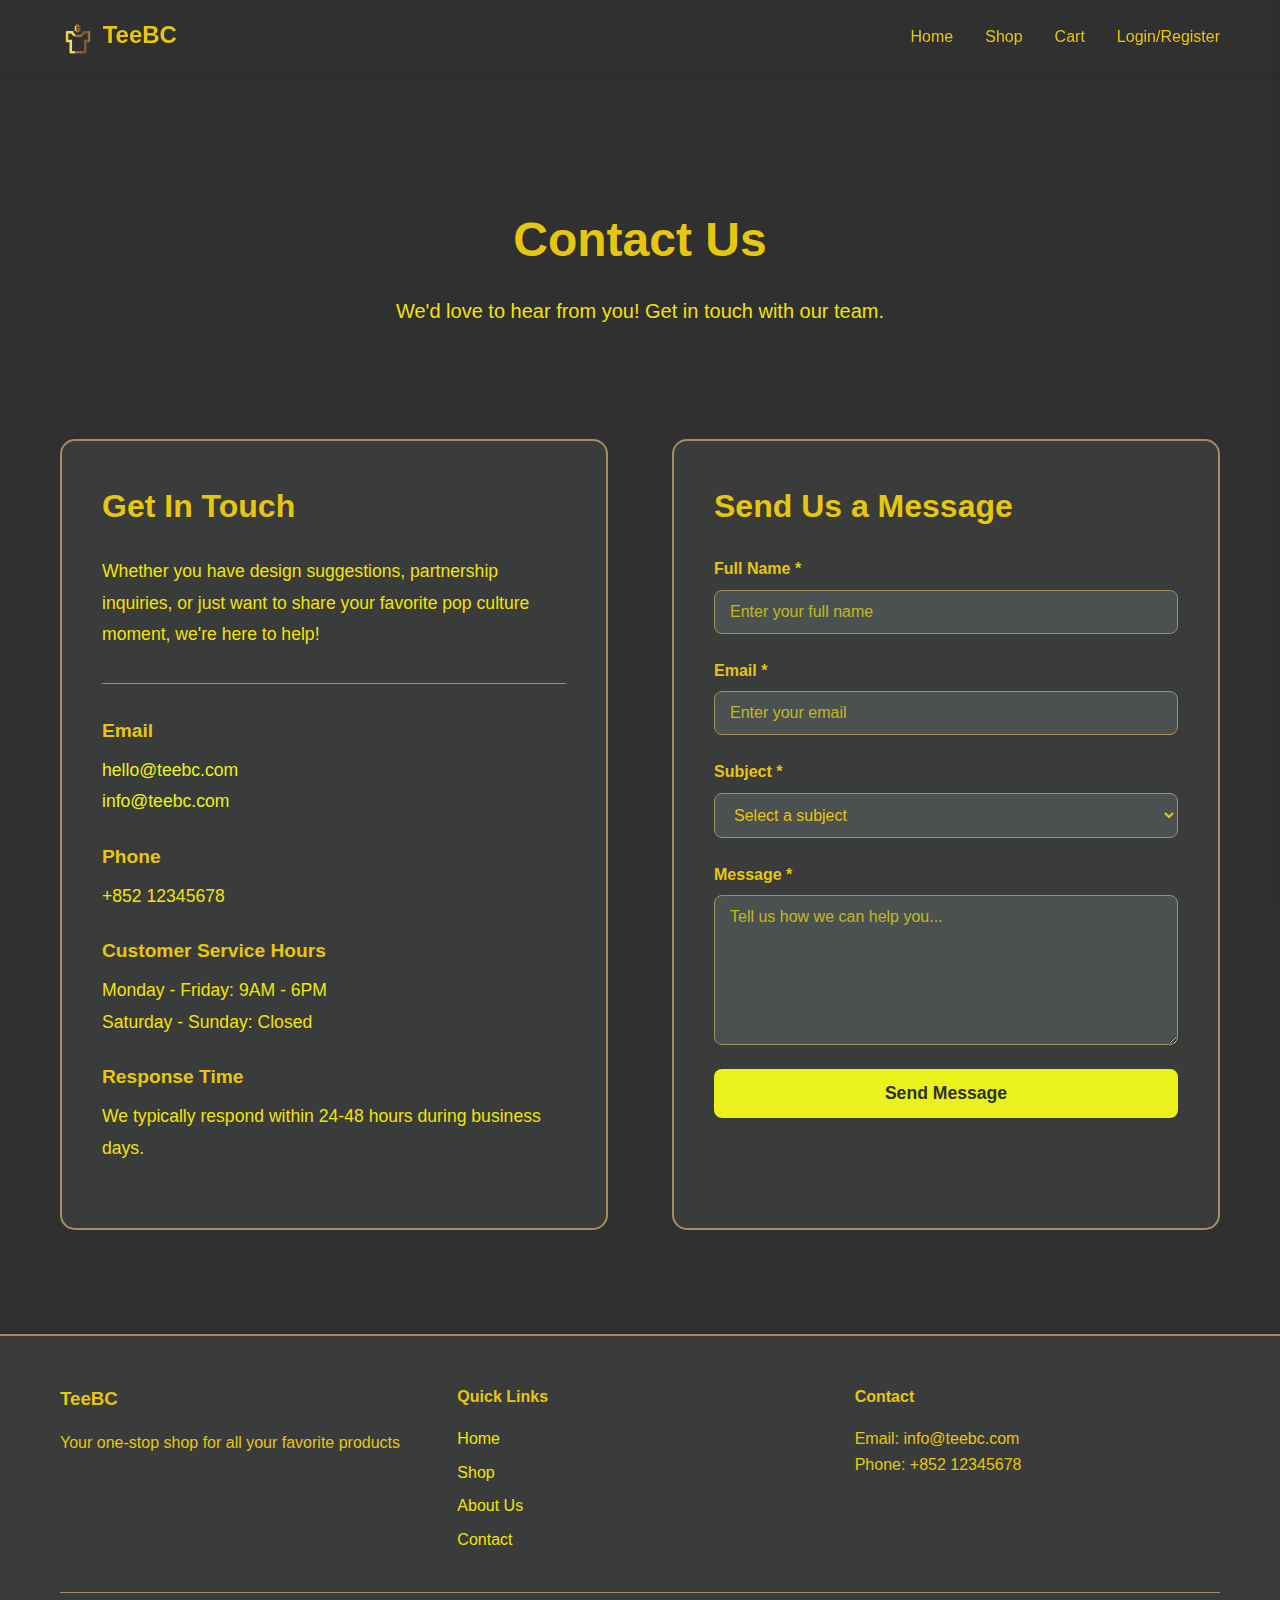
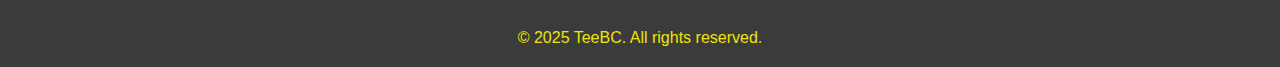
<file: contact.html>
<!DOCTYPE html>
<html lang="en">
<head>
    <meta charset="UTF-8">
    <meta name="viewport" content="width=device-width, initial-scale=1.0">
    <title>Contact Us - TeeBC</title>
    <link rel="icon" type="image/png" href="img/logo.png">
    <link rel="shortcut icon" type="image/png" href="img/logo.png">
    <link rel="preconnect" href="https://fonts.googleapis.com">
    <link rel="preconnect" href="https://fonts.gstatic.com" crossorigin>
    <link href="https://fonts.googleapis.com/css2?family=Noto+Sans+TC:wght@300;400;500;700;900&display=swap" rel="stylesheet">
    <link rel="stylesheet" href="styles.css">
    <style>
        .contact-page {
            padding: 100px 0 40px;
            background: var(--bg-color);
        }

        .contact-hero {
            text-align: center;
            padding: 2rem 0 4rem;
        }

        .contact-hero h1 {
            font-size: 3rem;
            color: var(--text-color);
            margin-bottom: 1rem;
        }

        .contact-hero p {
            font-size: 1.25rem;
            color: var(--text-light);
        }

        .contact-layout {
            display: grid;
            grid-template-columns: 1fr 1fr;
            gap: 4rem;
            margin-top: 3rem;
        }

        .contact-info-section {
            background: rgba(143, 166, 166, 0.1);
            padding: 2.5rem;
            border-radius: 15px;
            border: 2px solid var(--accent-color);
            height: fit-content;
        }

        .contact-info-section h2 {
            font-size: 2rem;
            color: var(--text-color);
            margin-bottom: 1.5rem;
        }

        .contact-info-section p {
            color: var(--text-light);
            margin-bottom: 1rem;
            font-size: 1.1rem;
            line-height: 1.8;
        }

        .contact-info-section strong {
            color: var(--text-color);
        }

        .contact-info-section a {
            color: var(--primary-color);
            text-decoration: none;
            transition: color 0.3s ease;
        }

        .contact-info-section a:hover {
            color: var(--secondary-color);
        }

        .contact-details {
            margin-top: 2rem;
            padding-top: 2rem;
            border-top: 1px solid var(--accent-color);
        }

        .contact-details-item {
            margin-bottom: 1.5rem;
        }

        .contact-details-item h3 {
            color: var(--text-color);
            margin-bottom: 0.5rem;
            font-size: 1.2rem;
        }

        .contact-details-item p {
            color: var(--text-light);
            margin: 0;
        }

        .contact-form-section {
            background: rgba(143, 166, 166, 0.1);
            padding: 2.5rem;
            border-radius: 15px;
            border: 2px solid var(--accent-color);
        }

        .contact-form-section h2 {
            font-size: 2rem;
            color: var(--text-color);
            margin-bottom: 1.5rem;
        }

        .contact-form {
            display: flex;
            flex-direction: column;
            gap: 1.5rem;
        }

        .form-group {
            display: flex;
            flex-direction: column;
            gap: 0.5rem;
        }

        .form-group label {
            color: var(--text-color);
            font-weight: 600;
            font-size: 1rem;
        }

        .form-group input,
        .form-group textarea,
        .form-group select {
            padding: 12px 15px;
            border: 1px solid var(--accent-color);
            background: rgba(143, 166, 166, 0.2);
            color: var(--text-color);
            border-radius: 8px;
            font-size: 1rem;
            font-family: 'Helvetica', 'Helvetica Neue', Arial, sans-serif;
            transition: all 0.3s ease;
        }

        .form-group input:focus,
        .form-group textarea:focus,
        .form-group select:focus {
            outline: none;
            border-color: var(--primary-color);
            background: rgba(143, 166, 166, 0.3);
        }

        .form-group input::placeholder,
        .form-group textarea::placeholder {
            color: var(--text-light);
            opacity: 0.7;
        }

        .form-group textarea {
            min-height: 150px;
            resize: vertical;
        }

        .error-message {
            color: #ff6b6b;
            font-size: 0.875rem;
            margin-top: 0.25rem;
            display: none;
        }

        .error-message.show {
            display: block;
        }

        .form-group.error input,
        .form-group.error textarea,
        .form-group.error select {
            border-color: #ff6b6b;
        }

        .success-message {
            background: rgba(76, 175, 80, 0.2);
            border: 1px solid #4caf50;
            color: #4caf50;
            padding: 1rem;
            border-radius: 8px;
            margin-bottom: 1.5rem;
            display: none;
        }

        .success-message.show {
            display: block;
        }

        .submit-button {
            padding: 14px;
            background: var(--primary-color);
            color: var(--bg-color);
            border: none;
            border-radius: 8px;
            font-size: 1.1rem;
            font-weight: 700;
            cursor: pointer;
            transition: all 0.3s ease;
            font-family: 'Helvetica', 'Helvetica Neue', Arial, sans-serif;
        }

        .submit-button:hover {
            background: var(--secondary-color);
            transform: translateY(-2px);
            box-shadow: var(--shadow);
        }

        .submit-button:active {
            transform: translateY(0);
        }

        @media (max-width: 968px) {
            .contact-layout {
                grid-template-columns: 1fr;
                gap: 2rem;
            }
        }
    </style>
</head>
<body>
    <!-- Navigation Bar -->
    <nav class="navbar">
        <div class="container">
            <a href="index.html" class="nav-brand">
                <img src="img/logo.png" alt="TeeBC Logo" class="nav-logo"> TeeBC
            </a>
            <ul class="nav-menu">
                <li><a href="index.html">Home</a></li>
                <li><a href="shop.html">Shop</a></li>
                <li><a href="#" id="cart-link">Cart <span class="cart-count">0</span></a></li>
                <li><a href="login.html" id="login-link">Login/Register</a></li>
            </ul>
        </div>
    </nav>

    <!-- Contact Page Content -->
    <div class="contact-page">
        <div class="container">
            <!-- Hero Section -->
            <div class="contact-hero">
                <h1>Contact Us</h1>
                <p>We'd love to hear from you! Get in touch with our team.</p>
            </div>

            <div class="contact-layout">
                <!-- Contact Information -->
                <div class="contact-info-section">
                    <h2>Get In Touch</h2>
                    <p>
                        Whether you have design suggestions, partnership inquiries, or just want to share your favorite pop culture moment, we're here to help!
                    </p>

                    <div class="contact-details">
                        <div class="contact-details-item">
                            <h3>Email</h3>
                            <p>
                                <a href="mailto:hello@teebc.com">hello@teebc.com</a><br>
                                <a href="mailto:info@teebc.com">info@teebc.com</a>
                            </p>
                        </div>

                        <div class="contact-details-item">
                            <h3>Phone</h3>
                            <p>+852 12345678</p>
                        </div>

                        <div class="contact-details-item">
                            <h3>Customer Service Hours</h3>
                            <p>Monday - Friday: 9AM - 6PM<br>Saturday - Sunday: Closed</p>
                        </div>

                        <div class="contact-details-item">
                            <h3>Response Time</h3>
                            <p>We typically respond within 24-48 hours during business days.</p>
                        </div>
                    </div>
                </div>

                <!-- Contact Form -->
                <div class="contact-form-section">
                    <h2>Send Us a Message</h2>

                    <div class="success-message" id="success-message">
                        Thank you for your message! We'll get back to you soon.
                    </div>

                    <form class="contact-form" id="contact-form">
                        <div class="form-group" id="name-group">
                            <label for="name">Full Name *</label>
                            <input 
                                type="text" 
                                id="name" 
                                name="name" 
                                placeholder="Enter your full name"
                                required
                            >
                            <span class="error-message" id="name-error"></span>
                        </div>

                        <div class="form-group" id="email-group">
                            <label for="email">Email *</label>
                            <input 
                                type="email" 
                                id="email" 
                                name="email" 
                                placeholder="Enter your email"
                                required
                            >
                            <span class="error-message" id="email-error"></span>
                        </div>

                        <div class="form-group" id="subject-group">
                            <label for="subject">Subject *</label>
                            <select id="subject" name="subject" required>
                                <option value="">Select a subject</option>
                                <option value="general">General Inquiry</option>
                                <option value="order">Order Question</option>
                                <option value="design">Design Suggestion</option>
                                <option value="partnership">Partnership Inquiry</option>
                                <option value="support">Customer Support</option>
                                <option value="other">Other</option>
                            </select>
                            <span class="error-message" id="subject-error"></span>
                        </div>

                        <div class="form-group" id="message-group">
                            <label for="message">Message *</label>
                            <textarea 
                                id="message" 
                                name="message" 
                                placeholder="Tell us how we can help you..."
                                required
                            ></textarea>
                            <span class="error-message" id="message-error"></span>
                        </div>

                        <button type="submit" class="submit-button">Send Message</button>
                    </form>
                </div>
            </div>
        </div>
    </div>

    <!-- Footer -->
    <footer class="footer">
        <div class="container">
            <div class="footer-content">
                <div class="footer-section">
                    <h3>TeeBC</h3>
                    <p>Your one-stop shop for all your favorite products</p>
                </div>
                <div class="footer-section">
                    <h4>Quick Links</h4>
                    <ul>
                        <li><a href="index.html">Home</a></li>
                        <li><a href="shop.html">Shop</a></li>
                        <li><a href="about.html">About Us</a></li>
                        <li><a href="contact.html">Contact</a></li>
                    </ul>
                </div>
                <div class="footer-section">
                    <h4>Contact</h4>
                    <p>Email: info@teebc.com</p>
                    <p>Phone: +852 12345678</p>
                </div>
            </div>
            <div class="footer-bottom">
                <p>&copy; 2025 TeeBC. All rights reserved.</p>
            </div>
        </div>
    </footer>

    <!-- Cart Sidebar -->
    <div class="cart-sidebar" id="cart-sidebar">
        <div class="cart-header">
            <h2>Shopping Cart</h2>
            <button class="close-cart" id="close-cart">&times;</button>
        </div>
        <div class="cart-items" id="cart-items">
            <p class="empty-cart">Your cart is empty</p>
        </div>
        <div class="cart-footer">
            <div class="cart-total">
                <strong>Total: $<span id="cart-total">0.00</span></strong>
            </div>
            <button class="btn btn-primary btn-block">Checkout</button>
        </div>
    </div>
    <div class="cart-overlay" id="cart-overlay"></div>

    <script src="js/auth-manager.js"></script>
    <script src="js/nav-manager.js"></script>
    <script src="script.js"></script>
    <script>
        // Contact form validation and submission
        const contactForm = document.getElementById('contact-form');
        const nameInput = document.getElementById('name');
        const emailInput = document.getElementById('email');
        const subjectInput = document.getElementById('subject');
        const messageInput = document.getElementById('message');
        
        const nameError = document.getElementById('name-error');
        const emailError = document.getElementById('email-error');
        const subjectError = document.getElementById('subject-error');
        const messageError = document.getElementById('message-error');
        
        const nameGroup = document.getElementById('name-group');
        const emailGroup = document.getElementById('email-group');
        const subjectGroup = document.getElementById('subject-group');
        const messageGroup = document.getElementById('message-group');
        const successMessage = document.getElementById('success-message');

        function validateEmail(email) {
            const emailRegex = /^[^\s@]+@[^\s@]+\.[^\s@]+$/;
            return emailRegex.test(email);
        }

        function showError(group, errorElement, message) {
            group.classList.add('error');
            errorElement.textContent = message;
            errorElement.classList.add('show');
        }

        function clearError(group, errorElement) {
            group.classList.remove('error');
            errorElement.textContent = '';
            errorElement.classList.remove('show');
        }

        // Name validation
        nameInput.addEventListener('blur', function() {
            const value = this.value.trim();
            if (value && value.length < 2) {
                showError(nameGroup, nameError, 'Name must be at least 2 characters');
            } else {
                clearError(nameGroup, nameError);
            }
        });

        // Email validation
        emailInput.addEventListener('blur', function() {
            const value = this.value.trim();
            if (value && !validateEmail(value)) {
                showError(emailGroup, emailError, 'Please enter a valid email address');
            } else {
                clearError(emailGroup, emailError);
            }
        });

        // Message validation
        messageInput.addEventListener('blur', function() {
            const value = this.value.trim();
            if (value && value.length < 10) {
                showError(messageGroup, messageError, 'Message must be at least 10 characters');
            } else {
                clearError(messageGroup, messageError);
            }
        });

        contactForm.addEventListener('submit', function(e) {
            e.preventDefault();
            
            let isValid = true;
            const nameValue = nameInput.value.trim();
            const emailValue = emailInput.value.trim();
            const subjectValue = subjectInput.value;
            const messageValue = messageInput.value.trim();

            // Clear previous errors
            clearError(nameGroup, nameError);
            clearError(emailGroup, emailError);
            clearError(subjectGroup, subjectError);
            clearError(messageGroup, messageError);

            // Validate name
            if (!nameValue) {
                showError(nameGroup, nameError, 'Name is required');
                isValid = false;
            } else if (nameValue.length < 2) {
                showError(nameGroup, nameError, 'Name must be at least 2 characters');
                isValid = false;
            }

            // Validate email
            if (!emailValue) {
                showError(emailGroup, emailError, 'Email is required');
                isValid = false;
            } else if (!validateEmail(emailValue)) {
                showError(emailGroup, emailError, 'Please enter a valid email address');
                isValid = false;
            }

            // Validate subject
            if (!subjectValue) {
                showError(subjectGroup, subjectError, 'Please select a subject');
                isValid = false;
            }

            // Validate message
            if (!messageValue) {
                showError(messageGroup, messageError, 'Message is required');
                isValid = false;
            } else if (messageValue.length < 10) {
                showError(messageGroup, messageError, 'Message must be at least 10 characters');
                isValid = false;
            }

            if (isValid) {
                // Simulate form submission
                console.log('Contact form submitted:', { 
                    name: nameValue, 
                    email: emailValue,
                    subject: subjectValue,
                    message: messageValue
                });
                
                // Show success message
                successMessage.classList.add('show');
                
                // Reset form
                contactForm.reset();
                
                // Hide success message after 5 seconds
                setTimeout(function() {
                    successMessage.classList.remove('show');
                }, 5000);
            }
        });
    </script>
</body>
</html>
</file>
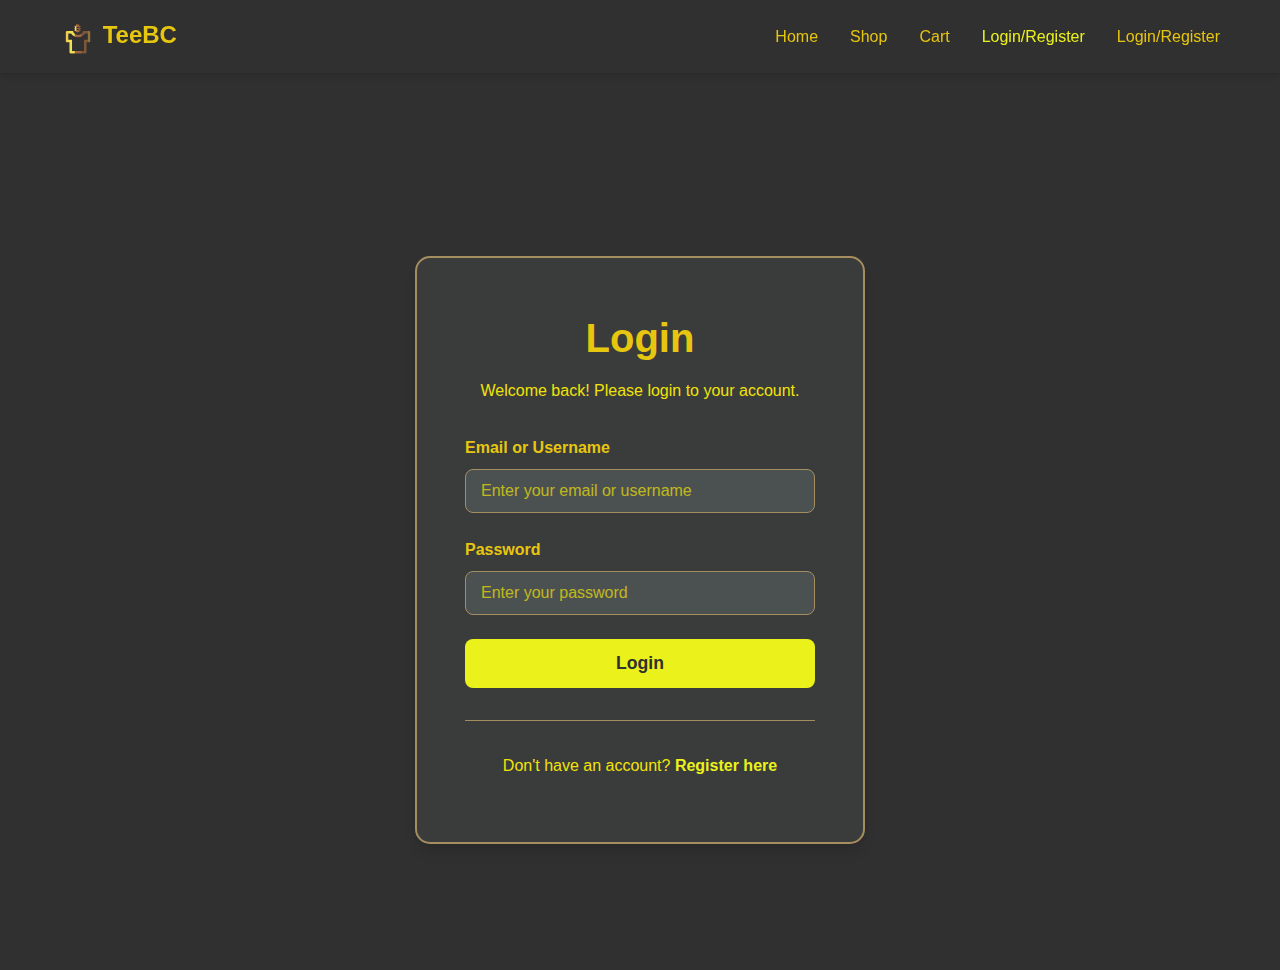
<file: login.html>
<!DOCTYPE html>
<html lang="en">
<head>
    <meta charset="UTF-8">
    <meta name="viewport" content="width=device-width, initial-scale=1.0">
    <title>Login - TeeBC</title>
    <link rel="icon" type="image/png" href="img/logo.png">
    <link rel="shortcut icon" type="image/png" href="img/logo.png">
    <link rel="preconnect" href="https://fonts.googleapis.com">
    <link rel="preconnect" href="https://fonts.gstatic.com" crossorigin>
    <link href="https://fonts.googleapis.com/css2?family=Noto+Sans+TC:wght@300;400;500;700;900&display=swap" rel="stylesheet">
    <link rel="stylesheet" href="styles.css">
    <style>
        .auth-page {
            min-height: 100vh;
            display: flex;
            align-items: center;
            justify-content: center;
            padding: 100px 20px 40px;
            background: var(--bg-color);
        }

        .auth-container {
            background: rgba(143, 166, 166, 0.1);
            padding: 3rem;
            border-radius: 15px;
            box-shadow: var(--shadow-lg);
            width: 100%;
            max-width: 450px;
            border: 2px solid var(--accent-color);
        }

        .auth-header {
            text-align: center;
            margin-bottom: 2rem;
        }

        .auth-header h1 {
            font-size: 2.5rem;
            color: var(--text-color);
            margin-bottom: 0.5rem;
        }

        .auth-header p {
            color: var(--text-light);
        }

        .auth-form {
            display: flex;
            flex-direction: column;
            gap: 1.5rem;
        }

        .form-group {
            display: flex;
            flex-direction: column;
            gap: 0.5rem;
        }

        .form-group label {
            color: var(--text-color);
            font-weight: 600;
            font-size: 1rem;
        }

        .form-group input {
            padding: 12px 15px;
            border: 1px solid var(--accent-color);
            background: rgba(143, 166, 166, 0.2);
            color: var(--text-color);
            border-radius: 8px;
            font-size: 1rem;
            font-family: 'Helvetica', 'Helvetica Neue', Arial, sans-serif;
            transition: all 0.3s ease;
        }

        .form-group input:focus {
            outline: none;
            border-color: var(--primary-color);
            background: rgba(143, 166, 166, 0.3);
        }

        .form-group input::placeholder {
            color: var(--text-light);
            opacity: 0.7;
        }

        .error-message {
            color: #ff6b6b;
            font-size: 0.875rem;
            margin-top: 0.25rem;
            display: none;
        }

        .error-message.show {
            display: block;
        }

        .form-group.error input {
            border-color: #ff6b6b;
        }

        .auth-button {
            padding: 14px;
            background: var(--primary-color);
            color: var(--bg-color);
            border: none;
            border-radius: 8px;
            font-size: 1.1rem;
            font-weight: 700;
            cursor: pointer;
            transition: all 0.3s ease;
            font-family: 'Helvetica', 'Helvetica Neue', Arial, sans-serif;
        }

        .auth-button:hover {
            background: var(--secondary-color);
            transform: translateY(-2px);
            box-shadow: var(--shadow);
        }

        .auth-button:active {
            transform: translateY(0);
        }

        .auth-footer {
            text-align: center;
            margin-top: 2rem;
            padding-top: 2rem;
            border-top: 1px solid var(--accent-color);
        }

        .auth-footer p {
            color: var(--text-light);
            margin-bottom: 1rem;
        }

        .auth-link {
            color: var(--primary-color);
            text-decoration: none;
            font-weight: 600;
            transition: color 0.3s ease;
        }

        .auth-link:hover {
            color: var(--secondary-color);
        }

        .success-message {
            background: rgba(76, 175, 80, 0.2);
            border: 1px solid #4caf50;
            color: #4caf50;
            padding: 1rem;
            border-radius: 8px;
            margin-bottom: 1.5rem;
            display: none;
        }

        .success-message.show {
            display: block;
        }
    </style>
</head>
<body>
    <!-- Navigation Bar -->
    <nav class="navbar">
        <div class="container">
            <a href="index.html" class="nav-brand">
                <img src="img/logo.png" alt="TeeBC Logo" class="nav-logo"> TeeBC
            </a>
            <ul class="nav-menu">
                <li><a href="index.html">Home</a></li>
                <li><a href="shop.html">Shop</a></li>
                <li><a href="#" id="cart-link">Cart <span class="cart-count">0</span></a></li>
                <li><a href="login.html" class="active">Login/Register</a></li>
            </ul>
        </div>
    </nav>

    <!-- Login Page -->
    <div class="auth-page">
        <div class="auth-container">
            <div class="auth-header">
                <h1>Login</h1>
                <p>Welcome back! Please login to your account.</p>
            </div>

            <div class="success-message" id="success-message">
                Registration successful! Please login with your credentials.
            </div>

            <form class="auth-form" id="login-form">
                <div class="form-group" id="email-group">
                    <label for="email">Email or Username</label>
                    <input 
                        type="text" 
                        id="email" 
                        name="email" 
                        placeholder="Enter your email or username"
                        required
                    >
                    <span class="error-message" id="email-error"></span>
                </div>

                <div class="form-group" id="password-group">
                    <label for="password">Password</label>
                    <input 
                        type="password" 
                        id="password" 
                        name="password" 
                        placeholder="Enter your password"
                        required
                    >
                    <span class="error-message" id="password-error"></span>
                </div>

                <button type="submit" class="auth-button">Login</button>
            </form>

            <div class="auth-footer">
                <p>Don't have an account? <a href="register.html" class="auth-link">Register here</a></p>
            </div>
        </div>
    </div>

    <script src="js/auth-manager.js"></script>
    <script src="js/nav-manager.js"></script>
    <script src="script.js"></script>
    <script>
        // Check for registration success message
        const urlParams = new URLSearchParams(window.location.search);
        if (urlParams.get('registered') === 'true') {
            document.getElementById('success-message').classList.add('show');
        }

        // Login form validation and submission
        const loginForm = document.getElementById('login-form');
        const emailInput = document.getElementById('email');
        const passwordInput = document.getElementById('password');
        const emailError = document.getElementById('email-error');
        const passwordError = document.getElementById('password-error');
        const emailGroup = document.getElementById('email-group');
        const passwordGroup = document.getElementById('password-group');

        function validateEmail(email) {
            const emailRegex = /^[^\s@]+@[^\s@]+\.[^\s@]+$/;
            return emailRegex.test(email);
        }

        function showError(group, errorElement, message) {
            group.classList.add('error');
            errorElement.textContent = message;
            errorElement.classList.add('show');
        }

        function clearError(group, errorElement) {
            group.classList.remove('error');
            errorElement.textContent = '';
            errorElement.classList.remove('show');
        }

        emailInput.addEventListener('blur', function() {
            const value = this.value.trim();
            if (value && !validateEmail(value) && !/^[a-zA-Z0-9_]{3,}$/.test(value)) {
                showError(emailGroup, emailError, 'Please enter a valid email or username');
            } else {
                clearError(emailGroup, emailError);
            }
        });

        passwordInput.addEventListener('blur', function() {
            const value = this.value;
            if (value && value.length < 6) {
                showError(passwordGroup, passwordError, 'Password must be at least 6 characters');
            } else {
                clearError(passwordGroup, passwordError);
            }
        });

        loginForm.addEventListener('submit', function(e) {
            e.preventDefault();
            
            let isValid = true;
            const emailValue = emailInput.value.trim();
            const passwordValue = passwordInput.value;

            // Clear previous errors
            clearError(emailGroup, emailError);
            clearError(passwordGroup, passwordError);

            // Validate email/username
            if (!emailValue) {
                showError(emailGroup, emailError, 'Email or username is required');
                isValid = false;
            } else if (!validateEmail(emailValue) && !/^[a-zA-Z0-9_]{3,}$/.test(emailValue)) {
                showError(emailGroup, emailError, 'Please enter a valid email or username');
                isValid = false;
            }

            // Validate password
            if (!passwordValue) {
                showError(passwordGroup, passwordError, 'Password is required');
                isValid = false;
            } else if (passwordValue.length < 6) {
                showError(passwordGroup, passwordError, 'Password must be at least 6 characters');
                isValid = false;
            }

            if (isValid) {
                // Simulate login success
                // In a real application, this would make an API call
                console.log('Login successful:', { email: emailValue, password: passwordValue });
                
                // Get user data from localStorage (from registration)
                const users = JSON.parse(localStorage.getItem('users')) || [];
                let user = users.find(u => u.email === emailValue);
                
                // If user doesn't exist, create a basic user object
                if (!user) {
                    user = {
                        email: emailValue,
                        name: emailValue.split('@')[0],
                        registeredDate: new Date().toISOString()
                    };
                    users.push(user);
                    localStorage.setItem('users', JSON.stringify(users));
                }
                
                // Set current user
                if (typeof setCurrentUser === 'function') {
                    setCurrentUser(user);
                } else {
                    localStorage.setItem('currentUser', JSON.stringify(user));
                    localStorage.setItem('isLoggedIn', 'true');
                }
                
                // Redirect to previous page or home
                const returnUrl = new URLSearchParams(window.location.search).get('return') || 'index.html';
                window.location.href = returnUrl;
            }
        });
    </script>
</body>
</html>
</file>
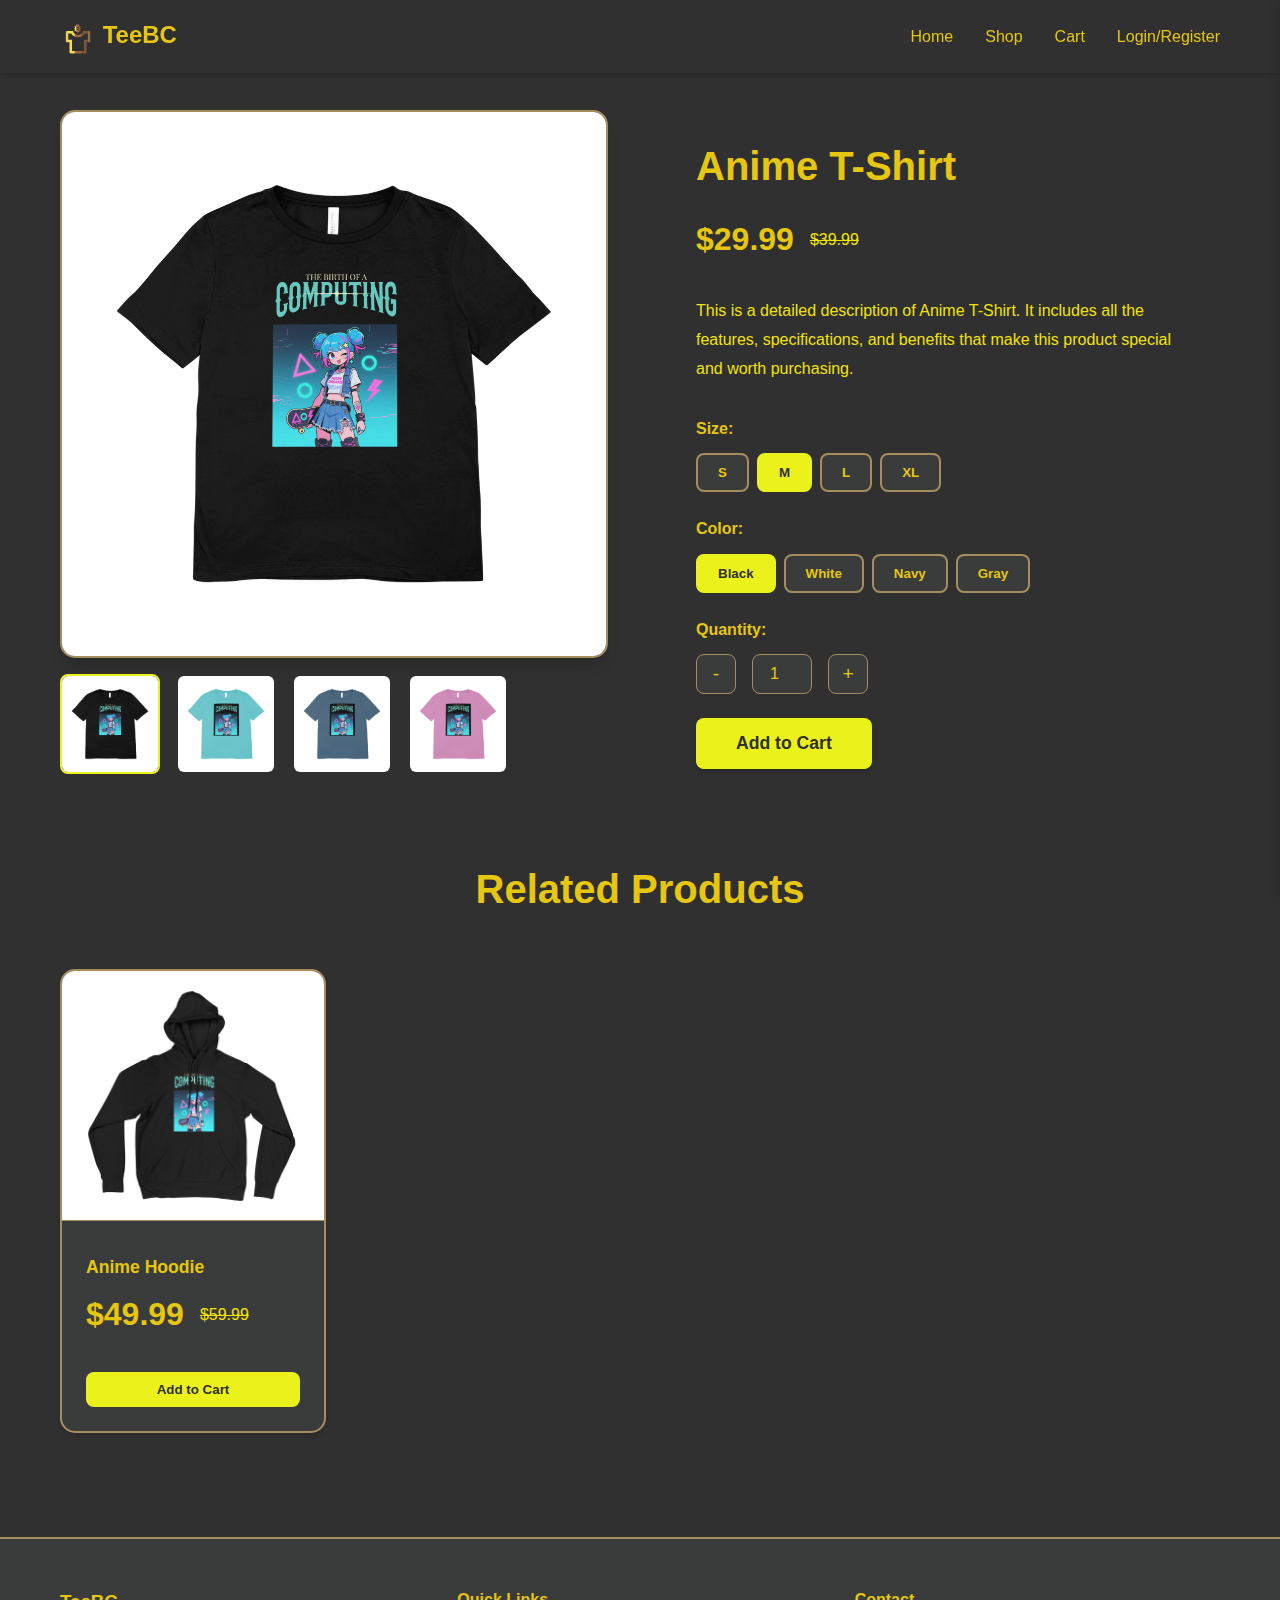
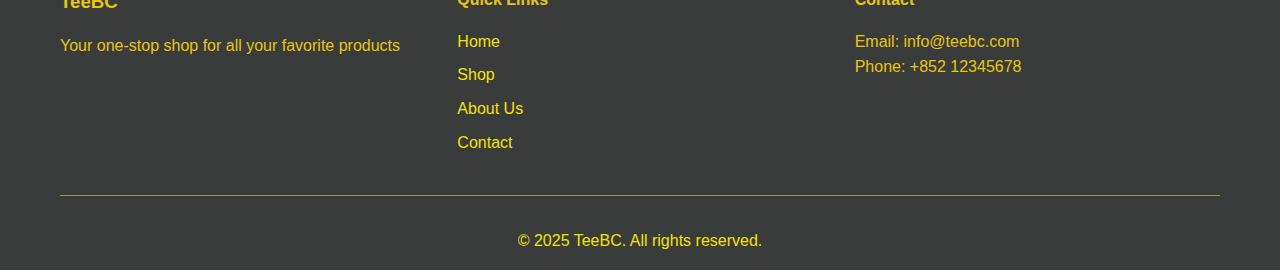
<file: product.html>
<!DOCTYPE html>
<html lang="en">
<head>
    <meta charset="UTF-8">
    <meta name="viewport" content="width=device-width, initial-scale=1.0">
    <title>Product Details - TeeBC</title>
    <link rel="icon" type="image/png" href="img/logo.png">
    <link rel="shortcut icon" type="image/png" href="img/logo.png">
    <link rel="preconnect" href="https://fonts.googleapis.com">
    <link rel="preconnect" href="https://fonts.gstatic.com" crossorigin>
    <link href="https://fonts.googleapis.com/css2?family=Noto+Sans+TC:wght@300;400;500;700;900&display=swap" rel="stylesheet">
    <link rel="stylesheet" href="styles.css">
</head>
<body>
    <!-- Navigation Bar -->
    <nav class="navbar">
        <div class="container">
            <a href="index.html" class="nav-brand">
                <img src="img/logo.png" alt="TeeBC Logo" class="nav-logo"> TeeBC
            </a>
            <ul class="nav-menu">
                <li><a href="index.html">Home</a></li>
                <li><a href="shop.html">Shop</a></li>
                <li><a href="#" id="cart-link">Cart <span class="cart-count">0</span></a></li>
                <li><a href="login.html" id="login-link">Login/Register</a></li>
            </ul>
        </div>
    </nav>

    <!-- Product Detail Page -->
    <div class="product-detail-page">
        <div class="container">
            <div class="product-detail-layout">
                <!-- Image Gallery -->
                <div class="product-gallery">
                    <div class="main-image">
                        <img id="main-product-image" src="img/Anime_T.png" alt="Product Image">
                    </div>
                    <div class="thumbnail-images">
                        <img src="https://via.placeholder.com/100x100" alt="Thumbnail 1" class="thumbnail active" data-image="https://via.placeholder.com/600x600">
                        <!-- <img src="img/Anime_T.png" alt="Thumbnail 1" class="thumbnail active" data-image="https://via.placeholder.com/600x600">
                        <img src="img/Anime_T_2.png" alt="Thumbnail 2" class="thumbnail" data-image="https://via.placeholder.com/600x600?text=Image+2">
                        <img src="img/Anime_T_3.png" alt="Thumbnail 3" class="thumbnail" data-image="https://via.placeholder.com/600x600?text=Image+3">
                        <img src="img/Anime_T_4.png" alt="Thumbnail 4" class="thumbnail" data-image="https://via.placeholder.com/600x600?text=Image+4"> -->
                        <img src="https://via.placeholder.com/100x100?text=2" alt="Thumbnail 2" class="thumbnail" data-image="https://via.placeholder.com/600x600?text=Image+2">
                        <img src="https://via.placeholder.com/100x100?text=3" alt="Thumbnail 3" class="thumbnail" data-image="https://via.placeholder.com/600x600?text=Image+3">
                        <img src="https://via.placeholder.com/100x100?text=4" alt="Thumbnail 4" class="thumbnail" data-image="https://via.placeholder.com/600x600?text=Image+4">
                    </div>
                </div>

                <!-- Product Information -->
                <div class="product-info">
                    <h1 id="product-title">Product Title</h1>
                    <div class="product-price">
                        <span class="current-price" id="product-price">$29.99</span>
                        <span class="original-price" id="original-price">$39.99</span>
                    </div>
                    <div class="product-description" id="product-description">
                        <p>This is a detailed description of the product. It includes all the features, specifications, and benefits that make this product special and worth purchasing.</p>
                    </div>

                    <!-- Size Selector -->
                    <div class="product-options">
                        <label>Size:</label>
                        <div class="size-selector">
                            <button class="size-option active" data-size="S">S</button>
                            <button class="size-option" data-size="M">M</button>
                            <button class="size-option" data-size="L">L</button>
                            <button class="size-option" data-size="XL">XL</button>
                        </div>
                    </div>

                    <!-- Color Selector -->
                    <div class="product-options" id="color-selector-container" style="display: none;">
                        <label>Color:</label>
                        <div class="color-selector" id="color-selector">
                            <!-- Color options will be dynamically generated -->
                        </div>
                    </div>

                    <!-- Quantity Selector -->
                    <div class="product-options">
                        <label>Quantity:</label>
                        <div class="quantity-selector">
                            <button class="qty-btn" id="decrease-qty">-</button>
                            <input type="number" id="quantity" value="1" min="1" max="10">
                            <button class="qty-btn" id="increase-qty">+</button>
                        </div>
                    </div>

                    <!-- Add to Cart Button -->
                    <button class="btn btn-primary btn-large" id="add-to-cart-btn">Add to Cart</button>
                </div>
            </div>

            <!-- Related Products -->
            <section class="related-products">
                <h2 class="section-title">Related Products</h2>
                <div class="products-grid" id="related-products">
                    <!-- Related products will be dynamically loaded -->
                </div>
            </section>
        </div>
    </div>

    <!-- Footer -->
    <footer class="footer">
        <div class="container">
            <div class="footer-content">
                <div class="footer-section">
                    <h3>TeeBC</h3>
                    <p>Your one-stop shop for all your favorite products</p>
                </div>
                <div class="footer-section">
                    <h4>Quick Links</h4>
                    <ul>
                        <li><a href="index.html">Home</a></li>
                        <li><a href="shop.html">Shop</a></li>
                        <li><a href="about.html">About Us</a></li>
                        <li><a href="contact.html">Contact</a></li>
                    </ul>
                </div>
                <div class="footer-section">
                    <h4>Contact</h4>
                    <p>Email: info@teebc.com</p>
                    <p>Phone: +852 12345678</p>
                </div>
            </div>
            <div class="footer-bottom">
                <p>&copy; 2025 TeeBC. All rights reserved.</p>
            </div>
        </div>
    </footer>

    <!-- Cart Sidebar -->
    <div class="cart-sidebar" id="cart-sidebar">
        <div class="cart-header">
            <h2>Shopping Cart</h2>
            <button class="close-cart" id="close-cart">&times;</button>
        </div>
        <div class="cart-items" id="cart-items">
            <p class="empty-cart">Your cart is empty</p>
        </div>
        <div class="cart-footer">
            <div class="cart-total">
                <strong>Total: $<span id="cart-total">0.00</span></strong>
            </div>
            <button class="btn btn-primary btn-block">Checkout</button>
        </div>
    </div>
    <div class="cart-overlay" id="cart-overlay"></div>

    <script src="js/auth-manager.js"></script>
    <script src="js/nav-manager.js"></script>
    <script src="script.js"></script>
</body>
</html>
</file>
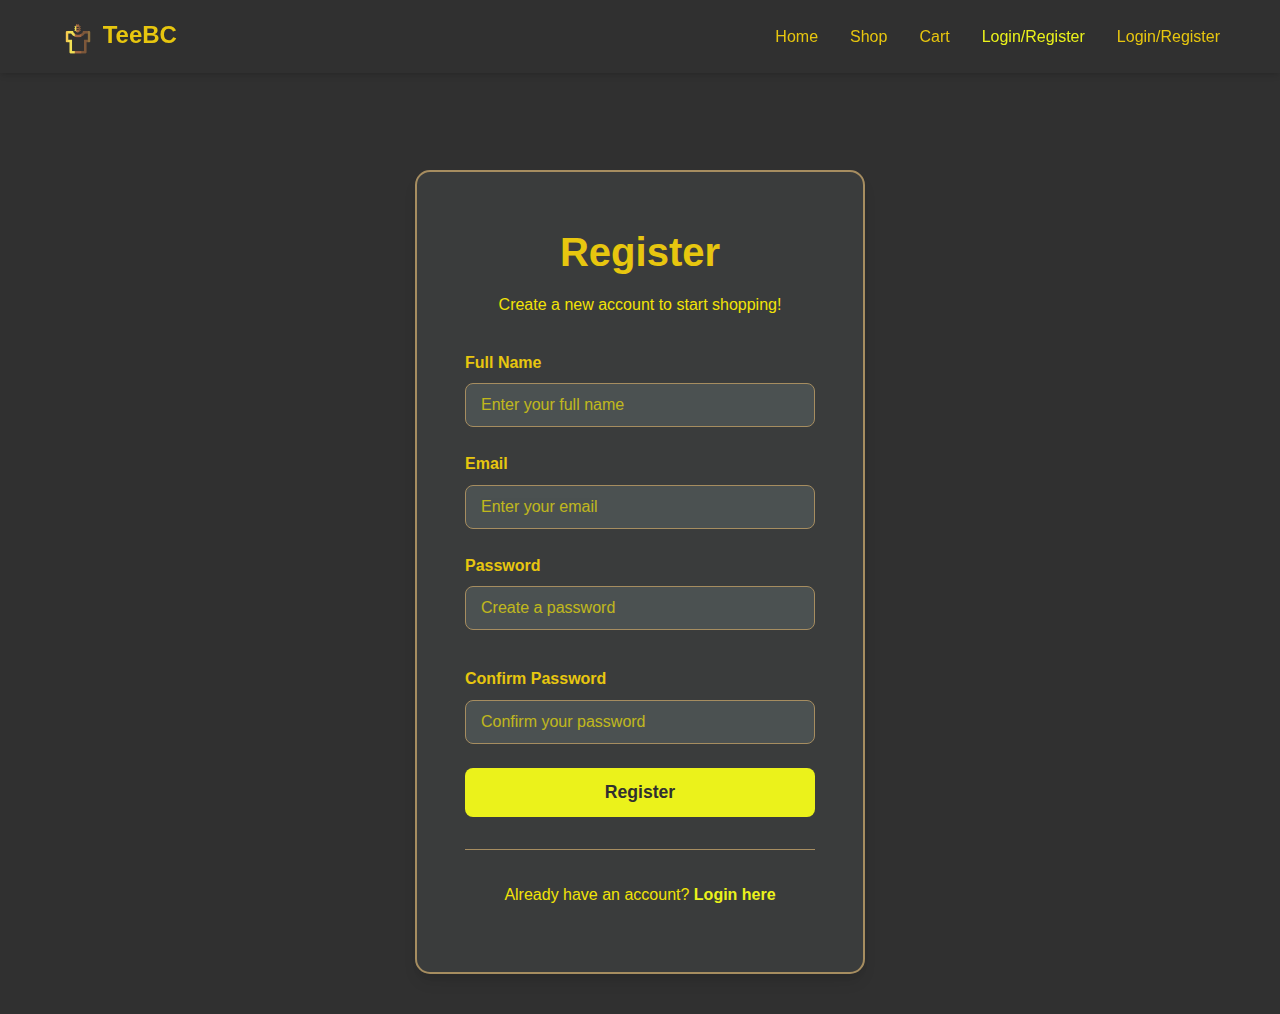
<file: register.html>
<!DOCTYPE html>
<html lang="en">
<head>
    <meta charset="UTF-8">
    <meta name="viewport" content="width=device-width, initial-scale=1.0">
    <title>Register - TeeBC</title>
    <link rel="icon" type="image/png" href="img/logo.png">
    <link rel="shortcut icon" type="image/png" href="img/logo.png">
    <link rel="preconnect" href="https://fonts.googleapis.com">
    <link rel="preconnect" href="https://fonts.gstatic.com" crossorigin>
    <link href="https://fonts.googleapis.com/css2?family=Noto+Sans+TC:wght@300;400;500;700;900&display=swap" rel="stylesheet">
    <link rel="stylesheet" href="styles.css">
    <style>
        .auth-page {
            min-height: 100vh;
            display: flex;
            align-items: center;
            justify-content: center;
            padding: 100px 20px 40px;
            background: var(--bg-color);
        }

        .auth-container {
            background: rgba(143, 166, 166, 0.1);
            padding: 3rem;
            border-radius: 15px;
            box-shadow: var(--shadow-lg);
            width: 100%;
            max-width: 450px;
            border: 2px solid var(--accent-color);
        }

        .auth-header {
            text-align: center;
            margin-bottom: 2rem;
        }

        .auth-header h1 {
            font-size: 2.5rem;
            color: var(--text-color);
            margin-bottom: 0.5rem;
        }

        .auth-header p {
            color: var(--text-light);
        }

        .auth-form {
            display: flex;
            flex-direction: column;
            gap: 1.5rem;
        }

        .form-group {
            display: flex;
            flex-direction: column;
            gap: 0.5rem;
        }

        .form-group label {
            color: var(--text-color);
            font-weight: 600;
            font-size: 1rem;
        }

        .form-group input {
            padding: 12px 15px;
            border: 1px solid var(--accent-color);
            background: rgba(143, 166, 166, 0.2);
            color: var(--text-color);
            border-radius: 8px;
            font-size: 1rem;
            font-family: 'Helvetica', 'Helvetica Neue', Arial, sans-serif;
            transition: all 0.3s ease;
        }

        .form-group input:focus {
            outline: none;
            border-color: var(--primary-color);
            background: rgba(143, 166, 166, 0.3);
        }

        .form-group input::placeholder {
            color: var(--text-light);
            opacity: 0.7;
        }

        .error-message {
            color: #ff6b6b;
            font-size: 0.875rem;
            margin-top: 0.25rem;
            display: none;
        }

        .error-message.show {
            display: block;
        }

        .form-group.error input {
            border-color: #ff6b6b;
        }

        .password-strength {
            font-size: 0.75rem;
            margin-top: 0.25rem;
            color: var(--text-light);
        }

        .password-strength.weak {
            color: #ff6b6b;
        }

        .password-strength.medium {
            color: #ffa500;
        }

        .password-strength.strong {
            color: #4caf50;
        }

        .auth-button {
            padding: 14px;
            background: var(--primary-color);
            color: var(--bg-color);
            border: none;
            border-radius: 8px;
            font-size: 1.1rem;
            font-weight: 700;
            cursor: pointer;
            transition: all 0.3s ease;
            font-family: 'Helvetica', 'Helvetica Neue', Arial, sans-serif;
        }

        .auth-button:hover {
            background: var(--secondary-color);
            transform: translateY(-2px);
            box-shadow: var(--shadow);
        }

        .auth-button:active {
            transform: translateY(0);
        }

        .auth-footer {
            text-align: center;
            margin-top: 2rem;
            padding-top: 2rem;
            border-top: 1px solid var(--accent-color);
        }

        .auth-footer p {
            color: var(--text-light);
            margin-bottom: 1rem;
        }

        .auth-link {
            color: var(--primary-color);
            text-decoration: none;
            font-weight: 600;
            transition: color 0.3s ease;
        }

        .auth-link:hover {
            color: var(--secondary-color);
        }

        .success-message {
            background: rgba(76, 175, 80, 0.2);
            border: 1px solid #4caf50;
            color: #4caf50;
            padding: 1rem;
            border-radius: 8px;
            margin-bottom: 1.5rem;
            display: none;
        }

        .success-message.show {
            display: block;
        }
    </style>
</head>
<body>
    <!-- Navigation Bar -->
    <nav class="navbar">
        <div class="container">
            <a href="index.html" class="nav-brand">
                <img src="img/logo.png" alt="TeeBC Logo" class="nav-logo"> TeeBC
            </a>
            <ul class="nav-menu">
                <li><a href="index.html">Home</a></li>
                <li><a href="shop.html">Shop</a></li>
                <li><a href="#" id="cart-link">Cart <span class="cart-count">0</span></a></li>
                <li><a href="login.html" class="active">Login/Register</a></li>
            </ul>
        </div>
    </nav>

    <!-- Register Page -->
    <div class="auth-page">
        <div class="auth-container">
            <div class="auth-header">
                <h1>Register</h1>
                <p>Create a new account to start shopping!</p>
            </div>

            <form class="auth-form" id="register-form">
                <div class="form-group" id="name-group">
                    <label for="name">Full Name</label>
                    <input 
                        type="text" 
                        id="name" 
                        name="name" 
                        placeholder="Enter your full name"
                        required
                    >
                    <span class="error-message" id="name-error"></span>
                </div>

                <div class="form-group" id="email-group">
                    <label for="email">Email</label>
                    <input 
                        type="email" 
                        id="email" 
                        name="email" 
                        placeholder="Enter your email"
                        required
                    >
                    <span class="error-message" id="email-error"></span>
                </div>

                <div class="form-group" id="password-group">
                    <label for="password">Password</label>
                    <input 
                        type="password" 
                        id="password" 
                        name="password" 
                        placeholder="Create a password"
                        required
                    >
                    <span class="error-message" id="password-error"></span>
                    <span class="password-strength" id="password-strength"></span>
                </div>

                <div class="form-group" id="confirm-password-group">
                    <label for="confirm-password">Confirm Password</label>
                    <input 
                        type="password" 
                        id="confirm-password" 
                        name="confirm-password" 
                        placeholder="Confirm your password"
                        required
                    >
                    <span class="error-message" id="confirm-password-error"></span>
                </div>

                <button type="submit" class="auth-button">Register</button>
            </form>

            <div class="auth-footer">
                <p>Already have an account? <a href="login.html" class="auth-link">Login here</a></p>
            </div>
        </div>
    </div>

    <script src="js/auth-manager.js"></script>
    <script src="js/nav-manager.js"></script>
    <script src="script.js"></script>
    <script>
        // Registration form validation and submission
        const registerForm = document.getElementById('register-form');
        const nameInput = document.getElementById('name');
        const emailInput = document.getElementById('email');
        const passwordInput = document.getElementById('password');
        const confirmPasswordInput = document.getElementById('confirm-password');
        
        const nameError = document.getElementById('name-error');
        const emailError = document.getElementById('email-error');
        const passwordError = document.getElementById('password-error');
        const confirmPasswordError = document.getElementById('confirm-password-error');
        const passwordStrength = document.getElementById('password-strength');
        
        const nameGroup = document.getElementById('name-group');
        const emailGroup = document.getElementById('email-group');
        const passwordGroup = document.getElementById('password-group');
        const confirmPasswordGroup = document.getElementById('confirm-password-group');

        function validateEmail(email) {
            const emailRegex = /^[^\s@]+@[^\s@]+\.[^\s@]+$/;
            return emailRegex.test(email);
        }

        function checkPasswordStrength(password) {
            let strength = 0;
            let feedback = '';

            if (password.length >= 8) strength++;
            if (password.length >= 12) strength++;
            if (/[a-z]/.test(password) && /[A-Z]/.test(password)) strength++;
            if (/\d/.test(password)) strength++;
            if (/[^a-zA-Z0-9]/.test(password)) strength++;

            if (strength <= 2) {
                feedback = 'Weak password';
                return { level: 'weak', feedback };
            } else if (strength <= 3) {
                feedback = 'Medium password';
                return { level: 'medium', feedback };
            } else {
                feedback = 'Strong password';
                return { level: 'strong', feedback };
            }
        }

        function showError(group, errorElement, message) {
            group.classList.add('error');
            errorElement.textContent = message;
            errorElement.classList.add('show');
        }

        function clearError(group, errorElement) {
            group.classList.remove('error');
            errorElement.textContent = '';
            errorElement.classList.remove('show');
        }

        // Name validation
        nameInput.addEventListener('blur', function() {
            const value = this.value.trim();
            if (value && value.length < 2) {
                showError(nameGroup, nameError, 'Name must be at least 2 characters');
            } else {
                clearError(nameGroup, nameError);
            }
        });

        // Email validation
        emailInput.addEventListener('blur', function() {
            const value = this.value.trim();
            if (value && !validateEmail(value)) {
                showError(emailGroup, emailError, 'Please enter a valid email address');
            } else {
                clearError(emailGroup, emailError);
            }
        });

        // Password strength check
        passwordInput.addEventListener('input', function() {
            const value = this.value;
            if (value) {
                const strength = checkPasswordStrength(value);
                passwordStrength.textContent = strength.feedback;
                passwordStrength.className = 'password-strength ' + strength.level;
            } else {
                passwordStrength.textContent = '';
                passwordStrength.className = 'password-strength';
            }
        });

        // Password validation
        passwordInput.addEventListener('blur', function() {
            const value = this.value;
            if (value && value.length < 6) {
                showError(passwordGroup, passwordError, 'Password must be at least 6 characters');
            } else {
                clearError(passwordGroup, passwordError);
            }
        });

        // Confirm password validation
        confirmPasswordInput.addEventListener('blur', function() {
            const value = this.value;
            const passwordValue = passwordInput.value;
            if (value && value !== passwordValue) {
                showError(confirmPasswordGroup, confirmPasswordError, 'Passwords do not match');
            } else {
                clearError(confirmPasswordGroup, confirmPasswordError);
            }
        });

        // Real-time confirm password check
        confirmPasswordInput.addEventListener('input', function() {
            const value = this.value;
            const passwordValue = passwordInput.value;
            if (value && value !== passwordValue) {
                showError(confirmPasswordGroup, confirmPasswordError, 'Passwords do not match');
            } else {
                clearError(confirmPasswordGroup, confirmPasswordError);
            }
        });

        registerForm.addEventListener('submit', function(e) {
            e.preventDefault();
            
            let isValid = true;
            const nameValue = nameInput.value.trim();
            const emailValue = emailInput.value.trim();
            const passwordValue = passwordInput.value;
            const confirmPasswordValue = confirmPasswordInput.value;

            // Clear previous errors
            clearError(nameGroup, nameError);
            clearError(emailGroup, emailError);
            clearError(passwordGroup, passwordError);
            clearError(confirmPasswordGroup, confirmPasswordError);

            // Validate name
            if (!nameValue) {
                showError(nameGroup, nameError, 'Name is required');
                isValid = false;
            } else if (nameValue.length < 2) {
                showError(nameGroup, nameError, 'Name must be at least 2 characters');
                isValid = false;
            }

            // Validate email
            if (!emailValue) {
                showError(emailGroup, emailError, 'Email is required');
                isValid = false;
            } else if (!validateEmail(emailValue)) {
                showError(emailGroup, emailError, 'Please enter a valid email address');
                isValid = false;
            }

            // Validate password
            if (!passwordValue) {
                showError(passwordGroup, passwordError, 'Password is required');
                isValid = false;
            } else if (passwordValue.length < 6) {
                showError(passwordGroup, passwordError, 'Password must be at least 6 characters');
                isValid = false;
            }

            // Validate confirm password
            if (!confirmPasswordValue) {
                showError(confirmPasswordGroup, confirmPasswordError, 'Please confirm your password');
                isValid = false;
            } else if (confirmPasswordValue !== passwordValue) {
                showError(confirmPasswordGroup, confirmPasswordError, 'Passwords do not match');
                isValid = false;
            }

            if (isValid) {
                // Simulate registration success
                // In a real application, this would make an API call
                console.log('Registration successful:', { 
                    name: nameValue, 
                    email: emailValue 
                });
                
                // Store user data
                const users = JSON.parse(localStorage.getItem('users')) || [];
                const newUser = {
                    email: emailValue,
                    name: nameValue,
                    password: passwordValue, // In real app, this would be hashed
                    registeredDate: new Date().toISOString(),
                    shippingAddresses: [],
                    defaultAddressId: null
                };
                
                // Check if user already exists
                const existingUser = users.find(u => u.email === emailValue);
                if (!existingUser) {
                    users.push(newUser);
                    localStorage.setItem('users', JSON.stringify(users));
                }
                
                // Set current user and log them in
                if (typeof setCurrentUser === 'function') {
                    setCurrentUser(newUser);
                } else {
                    localStorage.setItem('currentUser', JSON.stringify(newUser));
                    localStorage.setItem('isLoggedIn', 'true');
                }
                
                // Redirect to login page with success message (or directly to home)
                window.location.href = 'login.html?registered=true';
            }
        });
    </script>
</body>
</html>
</file>
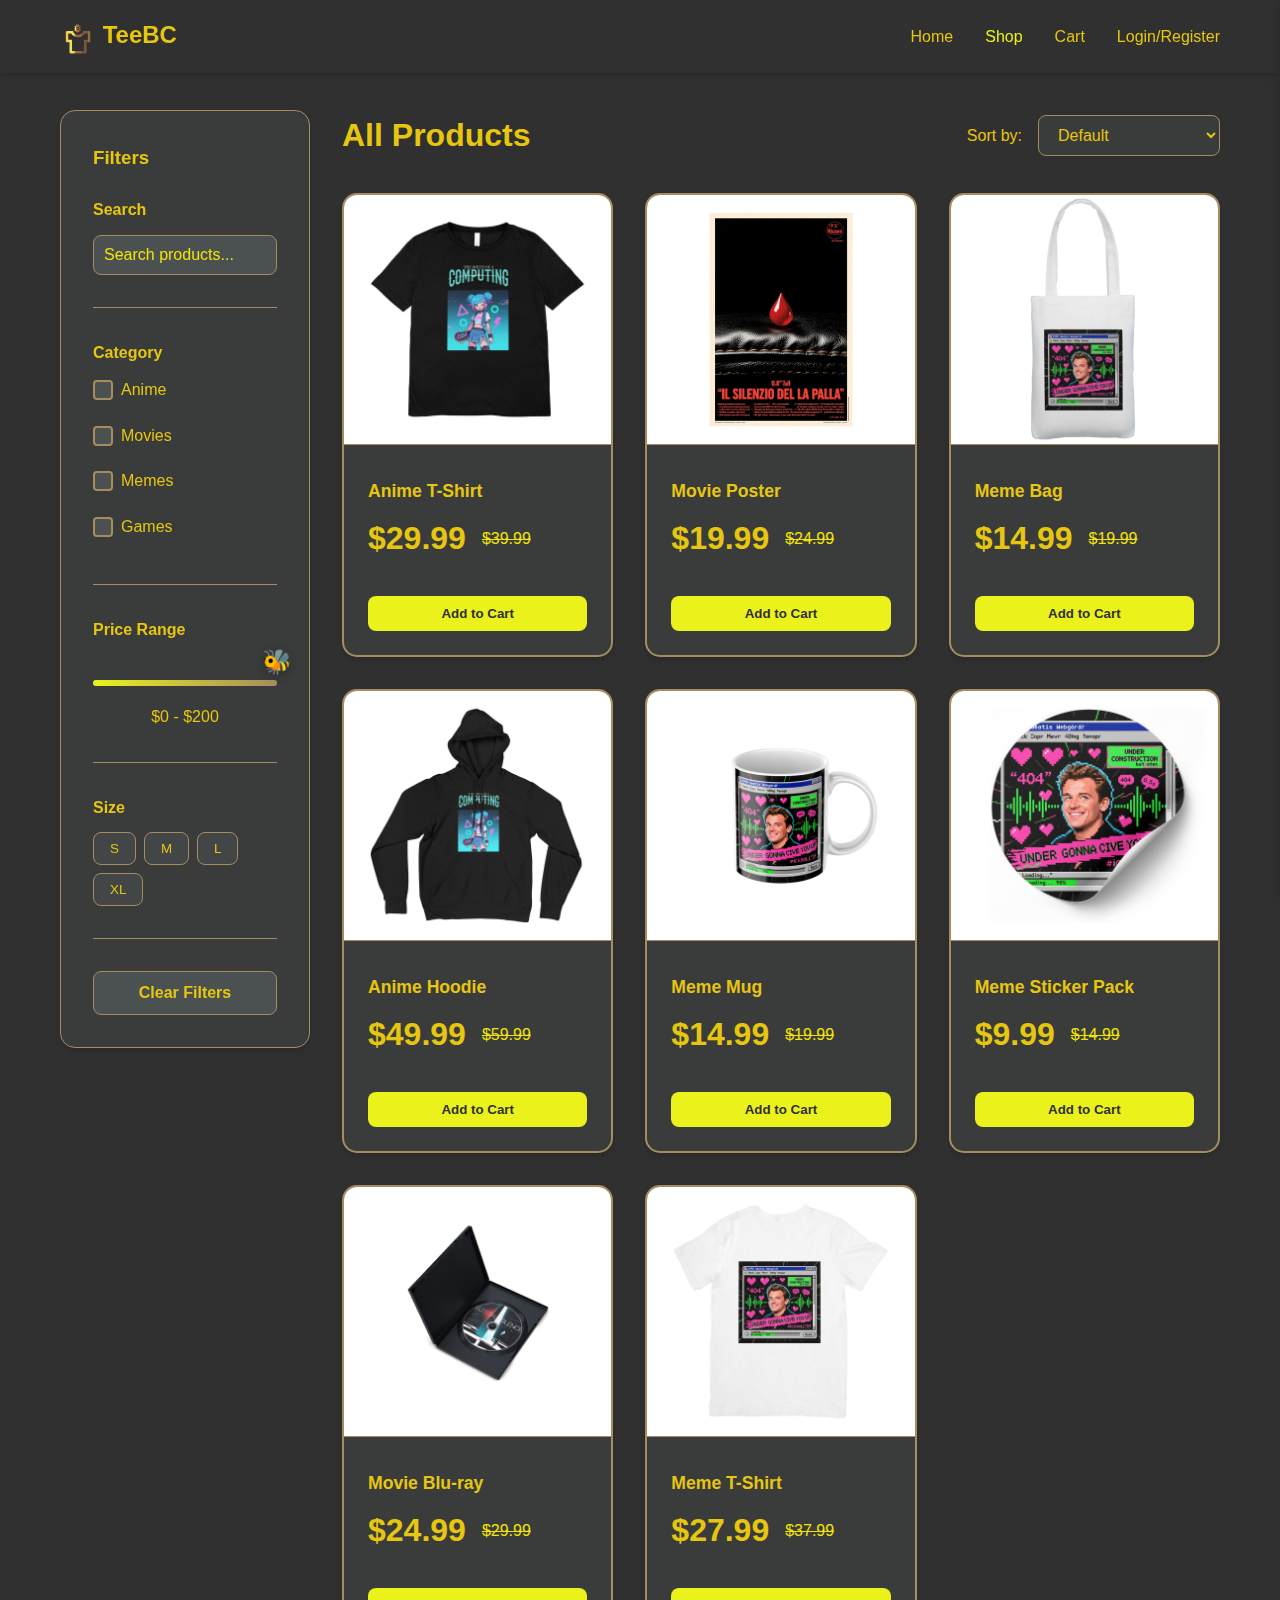
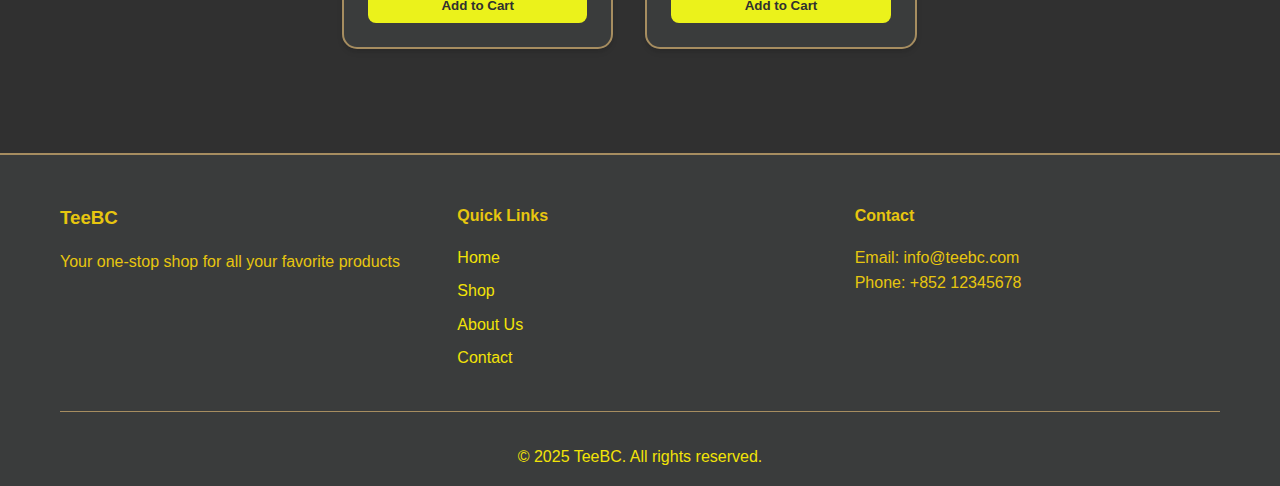
<file: shop.html>
<!DOCTYPE html>
<html lang="en">
<head>
    <meta charset="UTF-8">
    <meta name="viewport" content="width=device-width, initial-scale=1.0">
    <title>Shop - TeeBC</title>
    <link rel="icon" type="image/png" href="img/logo.png">
    <link rel="shortcut icon" type="image/png" href="img/logo.png">
    <link rel="preconnect" href="https://fonts.googleapis.com">
    <link rel="preconnect" href="https://fonts.gstatic.com" crossorigin>
    <link href="https://fonts.googleapis.com/css2?family=Noto+Sans+TC:wght@300;400;500;700;900&display=swap" rel="stylesheet">
    <link rel="stylesheet" href="styles.css">
</head>
<body>
    <!-- Navigation Bar -->
    <nav class="navbar">
        <div class="container">
            <a href="index.html" class="nav-brand">
                <img src="img/logo.png" alt="TeeBC Logo" class="nav-logo"> TeeBC
            </a>
            <ul class="nav-menu">
                <li><a href="index.html">Home</a></li>
                <li><a href="shop.html" class="active">Shop</a></li>
                <li><a href="#" id="cart-link">Cart <span class="cart-count">0</span></a></li>
                <li><a href="login.html" id="login-link">Login/Register</a></li>
            </ul>
        </div>
    </nav>

    <!-- Shop Page Content -->
    <div class="shop-page">
        <div class="container">
            <div class="shop-layout">
                <!-- Filters Sidebar -->
                <aside class="filters-sidebar">
                    <h3>Filters</h3>
                    
                    <!-- Search Bar -->
                    <div class="filter-section">
                        <label>Search</label>
                        <input type="text" id="search-input" placeholder="Search products..." class="filter-input">
                    </div>

                    <!-- Category Filters -->
                    <div class="filter-section">
                        <label>Category</label>
                        <div class="checkbox-group">
                            <label><input type="checkbox" value="anime" class="category-filter"> Anime</label>
                            <label><input type="checkbox" value="movies" class="category-filter"> Movies</label>
                            <label><input type="checkbox" value="memes" class="category-filter"> Memes</label>
                            <label><input type="checkbox" value="games" class="category-filter"> Games</label>
                        </div>
                    </div>

                    <!-- Price Range -->
                    <div class="filter-section">
                        <label>Price Range</label>
                        <div class="price-range">
                            <input type="range" id="price-slider" min="0" max="200" value="200" class="slider">
                            <div class="price-display">
                                <span>$0</span> - <span id="max-price">$200</span>
                            </div>
                        </div>
                    </div>

                    <!-- Size Options -->
                    <div class="filter-section">
                        <label>Size</label>
                        <div class="size-options">
                            <button class="size-btn" data-size="S">S</button>
                            <button class="size-btn" data-size="M">M</button>
                            <button class="size-btn" data-size="L">L</button>
                            <button class="size-btn" data-size="XL">XL</button>
                        </div>
                    </div>

                    <button class="btn btn-secondary btn-block" id="clear-filters">Clear Filters</button>
                </aside>

                <!-- Products Section -->
                <main class="products-section">
                    <div class="products-header">
                        <h2>All Products</h2>
                        <div class="sort-options">
                            <label>Sort by:</label>
                            <select id="sort-select" class="sort-select">
                                <option value="default">Default</option>
                                <option value="price-low">Price: Low to High</option>
                                <option value="price-high">Price: High to Low</option>
                                <option value="name-asc">Name: A to Z</option>
                                <option value="name-desc">Name: Z to A</option>
                            </select>
                        </div>
                    </div>
                    <div class="products-grid" id="products-grid">
                        <!-- Products will be dynamically loaded -->
                    </div>
                </main>
            </div>
        </div>
    </div>

    <!-- Footer -->
    <footer class="footer">
        <div class="container">
            <div class="footer-content">
                <div class="footer-section">
                    <h3>TeeBC</h3>
                    <p>Your one-stop shop for all your favorite products</p>
                </div>
                <div class="footer-section">
                    <h4>Quick Links</h4>
                    <ul>
                        <li><a href="index.html">Home</a></li>
                        <li><a href="shop.html">Shop</a></li>
                        <li><a href="about.html">About Us</a></li>
                        <li><a href="contact.html">Contact</a></li>
                    </ul>
                </div>
                <div class="footer-section">
                    <h4>Contact</h4>
                    <p>Email: info@teebc.com</p>
                    <p>Phone: +852 12345678</p>
                </div>
            </div>
            <div class="footer-bottom">
                <p>&copy; 2025 TeeBC. All rights reserved.</p>
            </div>
        </div>
    </footer>

    <!-- Cart Sidebar -->
    <div class="cart-sidebar" id="cart-sidebar">
        <div class="cart-header">
            <h2>Shopping Cart</h2>
            <button class="close-cart" id="close-cart">&times;</button>
        </div>
        <div class="cart-items" id="cart-items">
            <p class="empty-cart">Your cart is empty</p>
        </div>
        <div class="cart-footer">
            <div class="cart-total">
                <strong>Total: $<span id="cart-total">0.00</span></strong>
            </div>
            <button class="btn btn-primary btn-block">Checkout</button>
        </div>
    </div>
    <div class="cart-overlay" id="cart-overlay"></div>

    <script src="js/auth-manager.js"></script>
    <script src="js/nav-manager.js"></script>
    <script src="script.js"></script>
</body>
</html>
</file>
<file: styles.css>
/* Global Styles */
* {
    margin: 0;
    padding: 0;
    box-sizing: border-box;
}

:root {
    --text-color: #e7c60f;
    --text-secondary: #F2E307;
    --bg-color: #303030;
    --bg-light: #8FA6A6;
    --primary-color: #EBF21B;
    --secondary-color: #F2E307;
    --accent-color: #A68D60;
    --text-dark: #EBF21B;
    --text-light: #F2E307;
    --bg-white: #303030;
    --border-color: #8FA6A6;
    --shadow: 0 4px 6px -1px rgba(0, 0, 0, 0.1), 0 2px 4px -1px rgba(0, 0, 0, 0.06);
    --shadow-lg: 0 10px 15px -3px rgba(0, 0, 0, 0.1), 0 4px 6px -2px rgba(0, 0, 0, 0.05);
}

body {
    font-family: 'Helvetica', 'Helvetica Neue', Arial, sans-serif;
    line-height: 1.6;
    color: var(--text-color);
    background-color: var(--bg-color);
    overflow-x: hidden;
    padding-top: 70px;
}

.container {
    max-width: 1200px;
    margin: 0 auto;
    padding: 0 20px;
}

/* Navigation Bar */
.navbar {
    position: fixed;
    top: 0;
    left: 0;
    right: 0;
    background: rgba(48, 48, 48, 0.95);
    backdrop-filter: blur(10px);
    box-shadow: var(--shadow);
    z-index: 1000;
    transition: all 0.3s ease;
}

.navbar .container {
    display: flex;
    justify-content: space-between;
    align-items: center;
    padding: 1rem 20px;
}

.nav-brand {
    font-size: 1.5rem;
    font-weight: bold;
    color: var(--text-color);
    text-decoration: none;
    cursor: pointer;
    transition: all 0.3s ease;
}


.nav-brand:hover {
    opacity: 0.8;
    transform: scale(1.05);
}

.nav-logo {
    height: 1.5em; /* Will match the font size */
    width: auto;
    vertical-align: text-top;
}

.nav-menu {
    display: flex;
    list-style: none;
    gap: 2rem;
    align-items: center;
}

.nav-menu a {
    text-decoration: none;
    color: var(--text-color);
    font-weight: 500;
    transition: color 0.3s ease;
    position: relative;
}

.nav-menu a.active {
    color: var(--primary-color);
}

.nav-menu a:hover {
    color: var(--primary-color);
}

/* User Dropdown */
.user-dropdown {
    position: relative;
}

.user-menu {
    position: relative;
}

.user-name {
    cursor: pointer;
}

.user-dropdown-menu {
    position: absolute;
    top: 100%;
    right: 0;
    background: var(--bg-color);
    border: 2px solid var(--accent-color);
    border-radius: 8px;
    min-width: 180px;
    margin-top: 0.5rem;
    box-shadow: var(--shadow-lg);
    display: none;
    z-index: 1001;
    overflow: hidden;
}

.user-dropdown:hover .user-dropdown-menu,
.user-dropdown.active .user-dropdown-menu {
    display: block;
}

.user-dropdown-menu a {
    display: block;
    padding: 12px 20px;
    color: var(--text-color);
    text-decoration: none;
    transition: all 0.3s ease;
    border-bottom: 1px solid var(--accent-color);
}

.user-dropdown-menu a:last-child {
    border-bottom: none;
}

.user-dropdown-menu a:hover {
    background: rgba(143, 166, 166, 0.2);
    color: var(--primary-color);
}

.dropdown-arrow {
    font-size: 0.7em;
    margin-left: 5px;
    transition: transform 0.3s ease;
}

.user-dropdown:hover .dropdown-arrow,
.user-dropdown.active .dropdown-arrow {
    transform: rotate(180deg);
}

.dropdown-icon {
    margin-right: 8px;
    width: 16px;
    height: 16px;
    vertical-align: middle;
    object-fit: contain;
}

.cart-count {
    background: var(--primary-color);
    color: var(--bg-color);
    border-radius: 50%;
    padding: 2px 6px;
    font-size: 0.75rem;
    margin-left: 5px;
    font-weight: 700;
    min-width: 18px;
    text-align: center;
    display: inline-block;
}

/* Buttons */
.btn {
    display: inline-block;
    padding: 12px 30px;
    border-radius: 8px;
    text-decoration: none;
    font-weight: 600;
    transition: all 0.3s ease;
    border: none;
    cursor: pointer;
    font-size: 1rem;
}

.btn-primary {
    background: var(--primary-color);
    color: var(--bg-color);
    font-weight: 700;
    box-shadow: var(--shadow);
}

.btn-primary:hover {
    background: var(--secondary-color);
    transform: translateY(-2px);
    box-shadow: var(--shadow-lg);
}

.btn-secondary {
    background: rgba(143, 166, 166, 0.2);
    color: var(--text-color);
    border: 1px solid var(--accent-color);
}

.btn-secondary:hover {
    background: var(--primary-color);
    color: var(--bg-color);
}

.btn-large {
    padding: 15px 40px;
    font-size: 1.1rem;
}

.btn-block {
    width: 100%;
    display: block;
}

/* Hero Section */
.hero {
    position: relative;
    height: 500px;
    display: flex;
    align-items: center;
    justify-content: center;
    text-align: center;
    overflow: hidden;
    background: var(--bg-color);
    margin-top: -70px;
}

.hero-background {
    position: absolute;
    top: 0;
    left: 0;
    right: 0;
    bottom: 0;
    background: url('data:image/svg+xml,<svg width="100" height="100" xmlns="http://www.w3.org/2000/svg"><defs><pattern id="grid" width="100" height="100" patternUnits="userSpaceOnUse"><path d="M 100 0 L 0 0 0 100" fill="none" stroke="rgba(255,255,255,0.1)" stroke-width="1"/></pattern></defs><rect width="100" height="100" fill="url(%23grid)"/></svg>');
    opacity: 0.3;
    animation: moveBackground 20s linear infinite;
}

@keyframes moveBackground {
    0% { transform: translate(0, 0); }
    100% { transform: translate(100px, 100px); }
}

.hero-content {
    position: relative;
    z-index: 1;
    color: var(--text-color);
    animation: fadeInUp 1s ease;
}

@keyframes fadeInUp {
    from {
        opacity: 0;
        transform: translateY(30px);
    }
    to {
        opacity: 1;
        transform: translateY(0);
    }
}

.hero-title {
    font-size: 3rem;
    font-weight: 700;
    margin-bottom: 1rem;
    text-shadow: 2px 2px 4px rgba(0, 0, 0, 0.2);
}

.hero-subtitle {
    font-size: 1.25rem;
    margin-bottom: 2rem;
    opacity: 0.9;
}

/* Section Styles */
.section {
    padding: 80px 0;
}

.section-alt {
    background: rgba(143, 166, 166, 0.1);
    color: var(--text-color);
}

.section-title {
    font-size: 2.5rem;
    font-weight: 700;
    text-align: center;
    margin-bottom: 3rem;
    color: var(--text-color);
}

/* Categories Grid */
.categories-grid {
    display: grid;
    grid-template-columns: repeat(auto-fit, minmax(250px, 1fr));
    gap: 2rem;
}

.category-card {
    background: rgba(143, 166, 166, 0.1);
    padding: 2.5rem;
    border-radius: 15px;
    box-shadow: var(--shadow);
    text-align: center;
    transition: all 0.3s ease;
    cursor: pointer;
    border: 2px solid var(--accent-color);
    color: var(--text-color);
}

.category-card:hover {
    transform: translateY(-10px);
    box-shadow: var(--shadow-lg);
    border: 2px solid var(--primary-color);
    background: rgba(143, 166, 166, 0.2);
}

.category-icon {
    font-size: 4rem;
    margin-bottom: 1rem;
    display: flex;
    align-items: center;
    justify-content: center;
}

.category-icon-img {
    width: 64px;
    height: 64px;
    object-fit: contain;
}

.category-card h3 {
    font-size: 1.5rem;
    margin-bottom: 0.5rem;
    color: var(--text-color);
}

.category-card p {
    color: var(--text-light);
}

/* Products Grid */
.products-grid {
    display: grid;
    grid-template-columns: repeat(auto-fill, minmax(250px, 1fr));
    gap: 2rem;
}

.product-card {
    background: rgba(143, 166, 166, 0.1);
    border-radius: 15px;
    overflow: hidden;
    box-shadow: var(--shadow);
    transition: all 0.3s ease;
    cursor: pointer;
    border: 2px solid var(--accent-color);
    color: var(--text-color);
}

.product-card:hover {
    transform: translateY(-5px);
    box-shadow: var(--shadow-lg);
    border: 2px solid var(--primary-color);
    background: rgba(143, 166, 166, 0.2);
}

.product-image {
    width: 100%;
    height: 250px;
    object-fit: cover;
    background: rgba(143, 166, 166, 0.2);
    border-bottom: 1px solid var(--accent-color);
}

.product-info {
    padding: 1.5rem;
}

.product-name {
    font-size: 1.1rem;
    font-weight: 600;
    margin-bottom: 0.5rem;
    color: var(--text-color);
}

.product-price {
    display: flex;
    align-items: center;
    gap: 1rem;
    margin-bottom: 1rem;
}

.current-price {
    font-size: 1.25rem;
    font-weight: 700;
    color: var(--text-color);
}

.original-price {
    font-size: 1rem;
    color: var(--text-light);
    text-decoration: line-through;
}

.add-to-cart-btn {
    width: 100%;
    padding: 10px;
    background: var(--primary-color);
    color: var(--bg-color);
    border: none;
    border-radius: 8px;
    font-weight: 700;
    cursor: pointer;
    transition: all 0.3s ease;
}

.add-to-cart-btn:hover {
    background: var(--secondary-color);
    transform: translateY(-2px);
    box-shadow: var(--shadow);
}

/* Shop Page Layout */
.shop-page {
    padding: 40px 0;
    min-height: calc(100vh - 200px);
}

.shop-layout {
    display: grid;
    grid-template-columns: 250px 1fr;
    gap: 2rem;
}

/* Filters Sidebar */
.filters-sidebar {
    background: rgba(143, 166, 166, 0.1);
    padding: 2rem;
    border-radius: 15px;
    box-shadow: var(--shadow);
    height: fit-content;
    position: sticky;
    top: 90px;
    color: var(--text-color);
    border: 1px solid var(--accent-color);
}

.filters-sidebar h3 {
    margin-bottom: 1.5rem;
    color: var(--text-color);
}

.filter-section {
    margin-bottom: 2rem;
    padding-bottom: 2rem;
    border-bottom: 1px solid var(--accent-color);
}

.filter-section:last-child {
    border-bottom: none;
}

.filter-section label {
    display: block;
    margin-bottom: 0.75rem;
    font-weight: 600;
    color: var(--text-color);
}

.filter-input {
    width: 100%;
    padding: 10px;
    border: 1px solid var(--accent-color);
    background: rgba(143, 166, 166, 0.2);
    color: var(--text-color);
    border-radius: 8px;
    font-size: 1rem;
}

.filter-input::placeholder {
    color: var(--text-light);
}

.checkbox-group {
    display: flex;
    flex-direction: column;
    gap: 0.5rem;
}

.checkbox-group label {
    font-weight: normal;
    display: flex;
    align-items: center;
    gap: 0.5rem;
    cursor: pointer;
    color: var(--text-color);
}

/* Custom checkbox styling */
input[type="checkbox"] {
    appearance: none;
    -webkit-appearance: none;
    -moz-appearance: none;
    width: 20px;
    height: 20px;
    border: 2px solid var(--accent-color);
    border-radius: 4px;
    background: rgba(143, 166, 166, 0.2);
    cursor: pointer;
    position: relative;
    transition: all 0.3s ease;
    flex-shrink: 0;
}

input[type="checkbox"]:hover {
    border-color: var(--primary-color);
    background: rgba(235, 242, 27, 0.2);
}

input[type="checkbox"]:checked {
    background: var(--primary-color);
    border-color: var(--primary-color);
}

input[type="checkbox"]:checked::after {
    content: '✓';
    position: absolute;
    top: 50%;
    left: 50%;
    transform: translate(-50%, -50%);
    color: var(--bg-color);
    font-size: 14px;
    font-weight: 700;
    line-height: 1;
}

input[type="checkbox"]:focus {
    outline: none;
    box-shadow: 0 0 0 3px rgba(235, 242, 27, 0.3);
}

/* Specific styling for checkbox-group checkboxes */
.checkbox-group input[type="checkbox"] {
    margin: 0;
}

.price-range {
    margin-top: 1rem;
    position: relative;
}

.price-range-wrapper {
    position: relative;
    width: 100%;
    padding: 10px 0;
}

.slider {
    width: 100%;
    margin-bottom: 0.5rem;
    height: 6px;
    border-radius: 3px;
    background: rgba(143, 166, 166, 0.3);
    outline: none;
    -webkit-appearance: none;
    appearance: none;
    position: relative;
    z-index: 1;
}

.bee-thumb {
    position: absolute;
    top: -8px;
    transform: translateX(-50%);
    font-size: 24px;
    pointer-events: none;
    z-index: 2;
    transition: left 0.1s ease;
    user-select: none;
    line-height: 1;
    filter: drop-shadow(0 2px 4px rgba(0, 0, 0, 0.3));
}

.bee-thumb:hover {
    transform: translateX(-50%) scale(1.1);
}

/* Webkit browsers (Chrome, Safari, Edge) */
.slider::-webkit-slider-thumb {
    -webkit-appearance: none;
    appearance: none;
    width: 28px;
    height: 28px;
    border-radius: 50%;
    background: transparent;
    cursor: pointer;
    border: none;
    box-shadow: none;
    transition: all 0.3s ease;
}

.slider::-webkit-slider-runnable-track {
    width: 100%;
    height: 6px;
    cursor: pointer;
    background: linear-gradient(to right, var(--primary-color) 0%, var(--accent-color) 100%);
    border-radius: 3px;
}

/* Firefox */
.slider::-moz-range-thumb {
    width: 28px;
    height: 28px;
    border-radius: 50%;
    background: transparent;
    cursor: pointer;
    border: none;
    box-shadow: none;
    transition: all 0.3s ease;
}

.slider::-moz-range-track {
    width: 100%;
    height: 6px;
    cursor: pointer;
    background: linear-gradient(to right, var(--primary-color) 0%, var(--accent-color) 100%);
    border-radius: 3px;
    border: none;
}

.price-display {
    text-align: center;
    color: var(--text-color);
}

.size-options {
    display: flex;
    gap: 0.5rem;
    flex-wrap: wrap;
}

.size-btn {
    padding: 8px 16px;
    border: 1px solid var(--accent-color);
    background: rgba(143, 166, 166, 0.1);
    color: var(--text-color);
    border-radius: 8px;
    cursor: pointer;
    transition: all 0.3s ease;
}

.size-btn:hover,
.size-btn.active {
    background: var(--primary-color);
    color: var(--bg-color);
    border-color: var(--primary-color);
    font-weight: 700;
}

/* Products Section */
.products-section {
    min-height: 500px;
}

.products-header {
    display: flex;
    justify-content: space-between;
    align-items: center;
    margin-bottom: 2rem;
}

.products-header h2 {
    font-size: 2rem;
    color: var(--text-color);
}

.sort-options {
    display: flex;
    align-items: center;
    gap: 1rem;
}

.sort-select {
    padding: 10px 15px;
    border: 1px solid var(--accent-color);
    background: rgba(143, 166, 166, 0.1);
    color: var(--text-color);
    border-radius: 8px;
    font-size: 1rem;
    cursor: pointer;
}

/* Product Detail Page */
.product-detail-page {
    padding: 40px 0;
    min-height: calc(100vh - 200px);
}

.product-detail-layout {
    display: grid;
    grid-template-columns: 1fr 1fr;
    gap: 4rem;
    margin-bottom: 4rem;
}

.product-gallery {
    display: flex;
    flex-direction: column;
    gap: 1rem;
}

.main-image {
    width: 100%;
    aspect-ratio: 1;
    border-radius: 15px;
    overflow: hidden;
    box-shadow: var(--shadow-lg);
    border: 2px solid var(--accent-color);
}

.main-image img {
    width: 100%;
    height: 100%;
    object-fit: cover;
}

.thumbnail-images {
    display: flex;
    gap: 1rem;
}

.thumbnail {
    width: 100px;
    height: 100px;
    object-fit: cover;
    border-radius: 8px;
    cursor: pointer;
    border: 2px solid transparent;
    transition: all 0.3s ease;
}

.thumbnail:hover,
.thumbnail.active {
    border-color: var(--primary-color);
}

.product-info h1 {
    font-size: 2.5rem;
    margin-bottom: 1rem;
    color: var(--text-color);
}

.product-price {
    display: flex;
    align-items: center;
    gap: 1rem;
    margin-bottom: 2rem;
}

.product-info .current-price {
    font-size: 2rem;
    color: var(--text-color);
}

.product-description {
    margin-bottom: 2rem;
    color: var(--text-light);
    line-height: 1.8;
}

.product-options {
    margin-bottom: 1.5rem;
}

.product-options label {
    display: block;
    margin-bottom: 0.75rem;
    font-weight: 600;
    color: var(--text-color);
}

.size-selector {
    display: flex;
    gap: 0.5rem;
}

.size-option {
    padding: 10px 20px;
    border: 2px solid var(--accent-color);
    background: rgba(143, 166, 166, 0.1);
    color: var(--text-color);
    border-radius: 8px;
    cursor: pointer;
    transition: all 0.3s ease;
    font-weight: 600;
}

.size-option:hover,
.size-option.active {
    background: var(--primary-color);
    color: var(--bg-color);
    border-color: var(--primary-color);
    font-weight: 700;
}

.color-selector {
    display: flex;
    gap: 0.5rem;
    flex-wrap: wrap;
}

.color-option {
    padding: 10px 20px;
    border: 2px solid var(--accent-color);
    background: rgba(143, 166, 166, 0.1);
    color: var(--text-color);
    border-radius: 8px;
    cursor: pointer;
    transition: all 0.3s ease;
    font-weight: 600;
}

.color-option:hover,
.color-option.active {
    background: var(--primary-color);
    color: var(--bg-color);
    border-color: var(--primary-color);
    font-weight: 700;
}

.quantity-selector {
    display: flex;
    align-items: center;
    gap: 1rem;
    width: fit-content;
}

.qty-btn {
    width: 40px;
    height: 40px;
    border: 1px solid var(--accent-color);
    background: rgba(143, 166, 166, 0.1);
    color: var(--text-color);
    border-radius: 8px;
    cursor: pointer;
    font-size: 1.2rem;
    transition: all 0.3s ease;
}

.qty-btn:hover {
    background: var(--primary-color);
    color: var(--bg-color);
    border-color: var(--primary-color);
    font-weight: 700;
}

#quantity {
    width: 60px;
    padding: 10px;
    text-align: center;
    border: 1px solid var(--accent-color);
    background: rgba(143, 166, 166, 0.1);
    color: var(--text-color);
    border-radius: 8px;
    font-size: 1rem;
}

.related-products {
    margin-top: 4rem;
}

/* Cart Sidebar */
.cart-sidebar {
    position: fixed;
    top: 0;
    right: -400px;
    width: 400px;
    height: 100vh;
    background: var(--bg-color);
    color: var(--text-color);
    box-shadow: -2px 0 10px rgba(0, 0, 0, 0.1);
    z-index: 2000;
    transition: right 0.3s ease;
    display: flex;
    flex-direction: column;
    border-left: 2px solid var(--accent-color);
}

.cart-sidebar.open {
    right: 0;
}

.cart-header {
    padding: 1.5rem;
    border-bottom: 1px solid var(--accent-color);
    display: flex;
    justify-content: space-between;
    align-items: center;
}

.cart-header h2 {
    font-size: 1.5rem;
}

.close-cart {
    background: none;
    border: none;
    font-size: 2rem;
    cursor: pointer;
    color: var(--text-color);
}

.cart-items {
    flex: 1;
    overflow-y: auto;
    padding: 1.5rem;
}

.empty-cart {
    text-align: center;
    color: var(--text-light);
    padding: 2rem;
}

.cart-item {
    display: flex;
    gap: 1rem;
    padding: 1rem 0;
    border-bottom: 1px solid var(--accent-color);
}

.cart-item-image {
    width: 80px;
    height: 80px;
    object-fit: cover;
    border-radius: 8px;
}

.cart-item-info {
    flex: 1;
}

.cart-item-name {
    font-weight: 600;
    margin-bottom: 0.5rem;
    color: var(--text-color);
}

.cart-item-price {
    color: var(--text-color);
    font-weight: 600;
}

.cart-item-remove {
    background: none;
    border: none;
    color: var(--text-light);
    cursor: pointer;
    font-size: 1.2rem;
}

.cart-footer {
    padding: 1.5rem;
    border-top: 1px solid var(--accent-color);
}

.cart-total {
    font-size: 1.25rem;
    margin-bottom: 1rem;
    text-align: center;
}

.cart-overlay {
    position: fixed;
    top: 0;
    left: 0;
    right: 0;
    bottom: 0;
    background: rgba(0, 0, 0, 0.5);
    z-index: 1999;
    display: none;
}

.cart-overlay.active {
    display: block;
}

/* Footer */
.footer {
    background: rgba(143, 166, 166, 0.1);
    color: var(--text-color);
    padding: 3rem 0 1rem;
    margin-top: 4rem;
    border-top: 2px solid var(--accent-color);
}

.footer-content {
    display: grid;
    grid-template-columns: repeat(auto-fit, minmax(250px, 1fr));
    gap: 2rem;
    margin-bottom: 2rem;
}

.footer-section h3,
.footer-section h4 {
    margin-bottom: 1rem;
}

.footer-section ul {
    list-style: none;
}

.footer-section ul li {
    margin-bottom: 0.5rem;
}

.footer-section a {
    color: var(--text-light);
    text-decoration: none;
    transition: color 0.3s ease;
}

.footer-section a:hover {
    color: var(--text-color);
}

.footer-bottom {
    text-align: center;
    padding-top: 2rem;
    border-top: 1px solid var(--accent-color);
    color: var(--text-light);
}

/* Responsive Design */
@media (max-width: 968px) {
    .shop-layout {
        grid-template-columns: 1fr;
    }

    .filters-sidebar {
        position: static;
    }

    .product-detail-layout {
        grid-template-columns: 1fr;
    }
}

@media (max-width: 768px) {
    body {
        padding-top: 60px;
    }

    .navbar .container {
        padding: 0.75rem 15px;
    }

    .nav-menu {
        gap: 0.75rem;
        font-size: 0.85rem;
        flex-wrap: wrap;
    }

    .user-dropdown-menu {
        right: auto;
        left: 50%;
        transform: translateX(-50%);
        min-width: 160px;
        position: absolute;
    }
    
    /* Disable hover on mobile, use click instead */
    .user-dropdown:hover .user-dropdown-menu {
        display: none;
    }
    
    .user-dropdown.active .user-dropdown-menu {
        display: block;
    }

    .user-name {
        font-size: 0.9rem;
        white-space: nowrap;
        overflow: hidden;
        text-overflow: ellipsis;
        max-width: 120px;
    }

    .cart-count {
        font-size: 0.7rem;
        padding: 2px 5px;
        min-width: 16px;
    }

    .hero-title {
        font-size: 2rem;
    }

    .hero-subtitle {
        font-size: 1rem;
    }

    .section {
        padding: 60px 0;
    }

    .section-title {
        font-size: 2rem;
    }

    .products-grid {
        grid-template-columns: repeat(auto-fill, minmax(200px, 1fr));
        gap: 1rem;
    }

    .products-header {
        flex-direction: column;
        align-items: flex-start;
        gap: 1rem;
    }

    .cart-sidebar {
        width: 100%;
        right: -100%;
    }
}

@media (max-width: 480px) {
    .nav-brand {
        font-size: 1.2rem;
    }

    .nav-menu {
        gap: 0.5rem;
        font-size: 0.75rem;
    }

    .nav-menu li {
        flex-shrink: 0;
    }

    .user-name {
        max-width: 80px;
        font-size: 0.8rem;
    }

    .user-dropdown-menu {
        min-width: 140px;
        font-size: 0.85rem;
    }

    .user-dropdown-menu a {
        padding: 10px 15px;
    }

    .dropdown-icon {
        width: 14px;
        height: 14px;
        margin-right: 6px;
        vertical-align: middle;
        object-fit: contain;
    }

    .cart-count {
        font-size: 0.65rem;
        padding: 1px 4px;
        min-width: 14px;
    }

    .hero {
        height: 400px;
    }

    .categories-grid,
    .products-grid {
        grid-template-columns: 1fr;
    }
}
</file>
